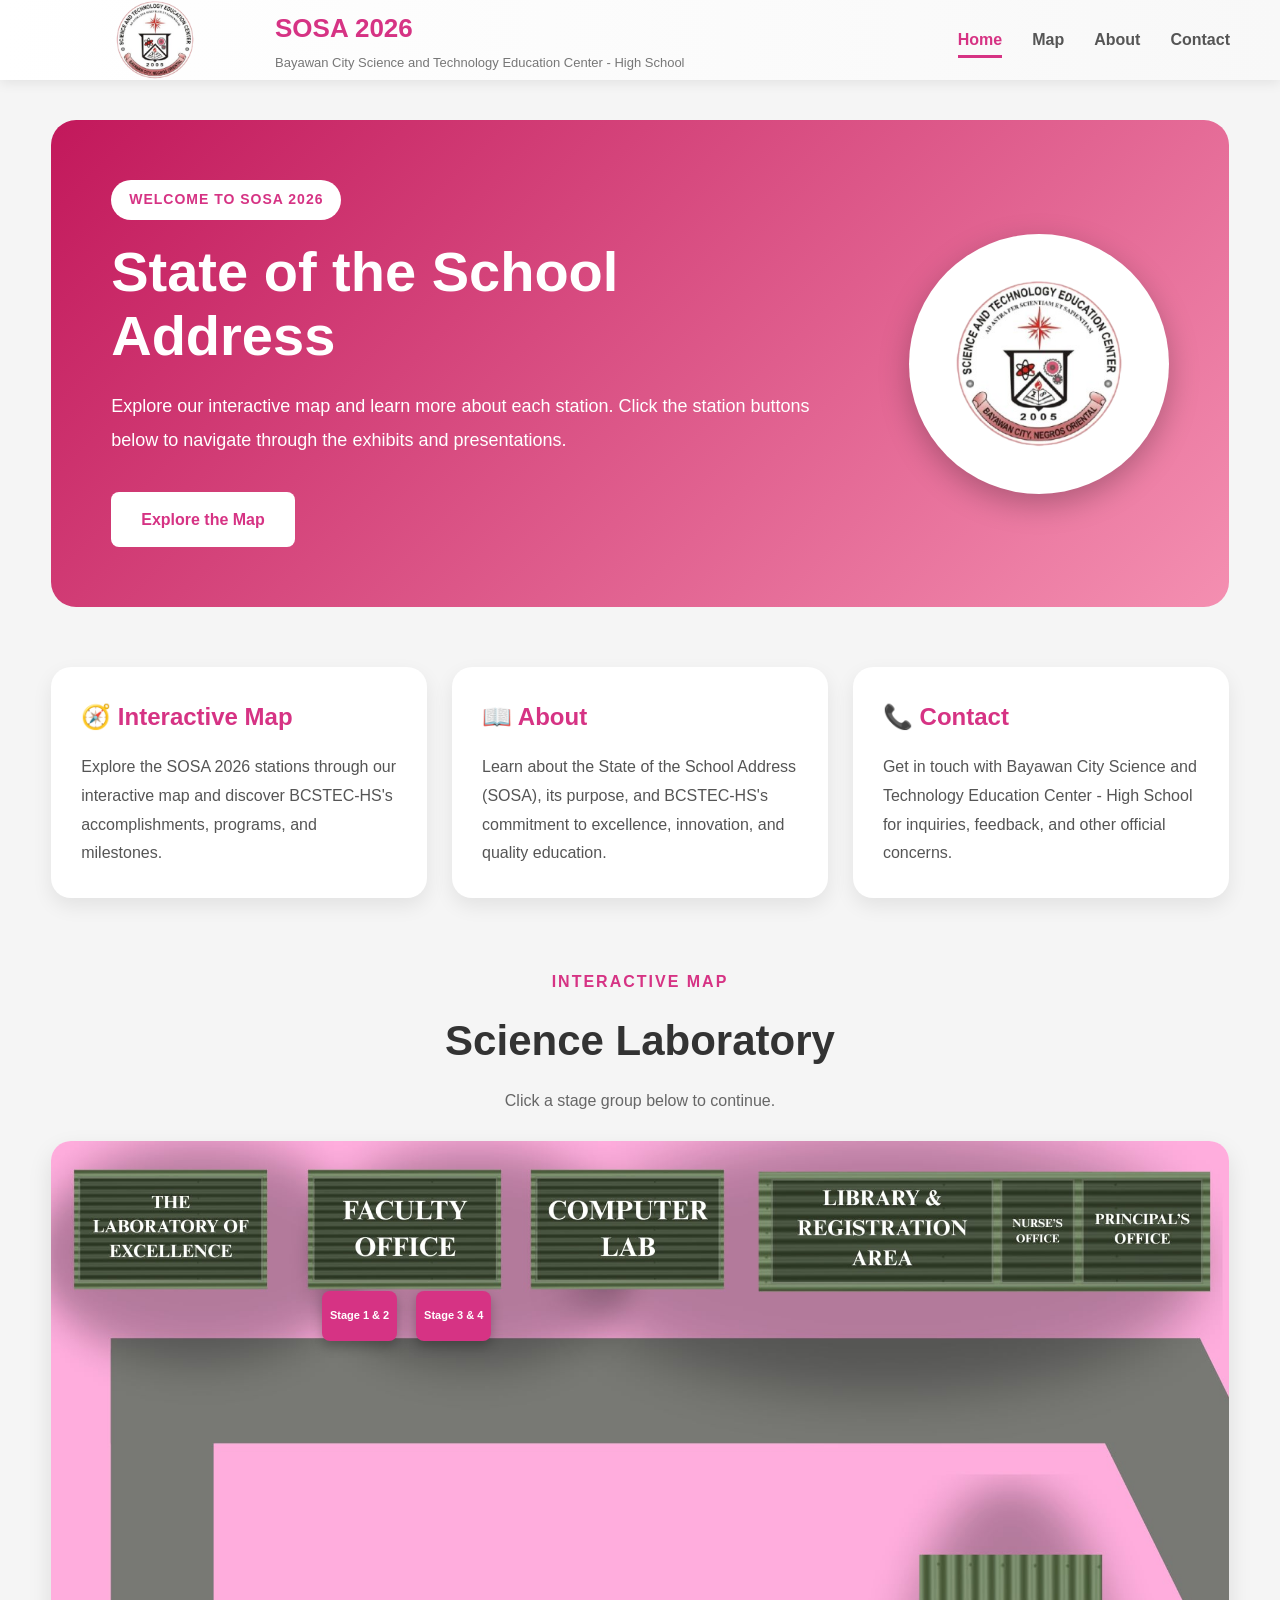
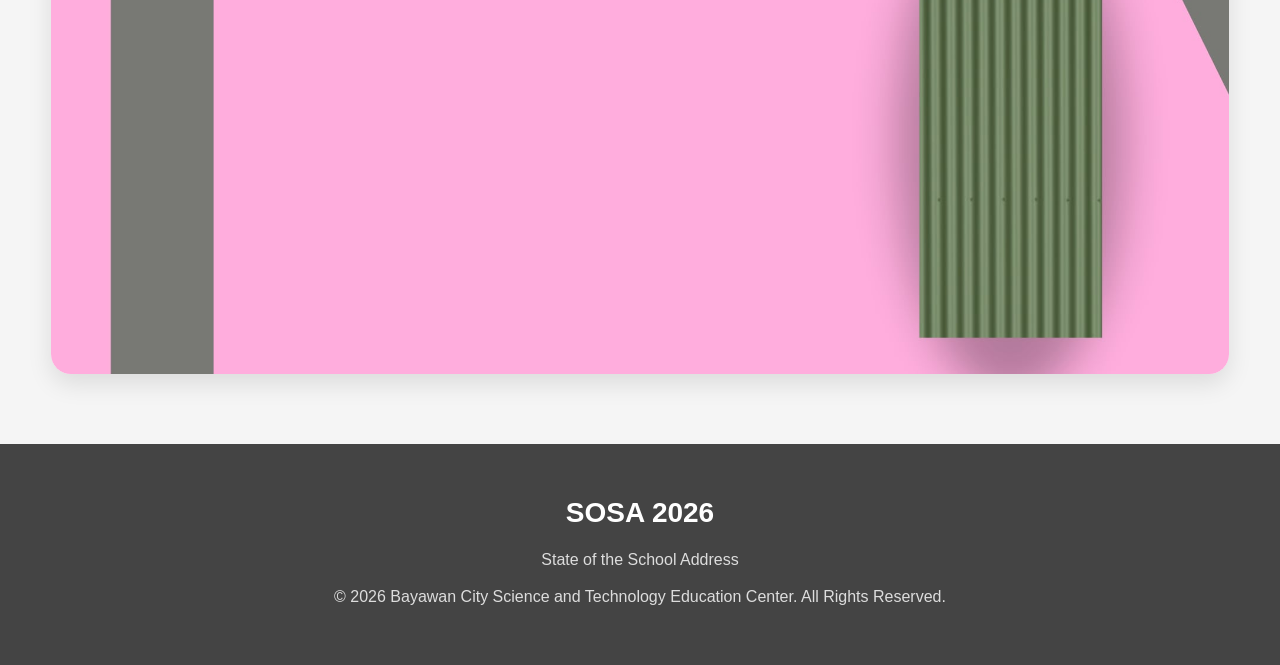
<file: index.html>
<!DOCTYPE html>
<html lang="en">

<head>

    <meta charset="UTF-8">

    <meta name="viewport" content="width=device-width, initial-scale=1.0">

    <title>SOSA 2026 | Interactive Map</title>

    <link rel="stylesheet" href="style.css">

</head>

<body>

<!-- ================= NAVIGATION ================= -->

<nav>

    <div class="logo">

        <img src="z.png" alt="School Logo">

        <div>

            <h2>SOSA 2026</h2>

            <p>Bayawan City Science and Technology Education Center - High School</p>

        </div>

    </div>

    <ul>

        <li><a href="index.html" class="active">Home</a></li>

        <li><a href="#map">Map</a></li>

        <li><a href="about.html">About</a></li>

        <li><a href="contact.html">Contact</a></li>

    </ul>

</nav>

<!-- ================= HERO ================= -->

<section class="hero">

    <div class="hero-text">

        <span class="badge">WELCOME TO SOSA 2026</span>

        <h1>State of the School Address</h1>

        <p>

            Explore our interactive map and learn more about
            each station. Click the station buttons below to 
            navigate through the exhibits and presentations.

        </p>

        <a href="#map" class="button">

            Explore the Map

        </a>

    </div>

    <div class="hero-image">

        <img src="z.png" alt="School Logo">

    </div>

</section>

<!-- ================= INFO CARDS ================= -->

<section class="info">

    <a href="index.html#map" class="info-link">
        <div class="info-card">

            <h3>🧭 Interactive Map</h3>

            <p>

                Explore the SOSA 2026 stations through our interactive
                map and discover BCSTEC-HS's accomplishments,
                programs, and milestones.

            </p>

        </div>
    </a>

    <a href="about.html" class="info-link">
        <div class="info-card">

            <h3>📖 About</h3>

            <p>

                Learn about the State of the School Address (SOSA),
                its purpose, and BCSTEC-HS's commitment to excellence,
                innovation, and quality education.

            </p>

        </div>
    </a>

    <a href="contact.html" class="info-link">
        <div class="info-card">

            <h3>📞 Contact</h3>

            <p>

                Get in touch with Bayawan City Science and Technology
                Education Center - High School for inquiries, feedback, and other
                official concerns.

            </p>

        </div>
    </a>

</section>
<!-- ================= MAP SECTION ================= -->

<section class="map-section" id="map">

    <h4>INTERACTIVE MAP</h4>

    <h2>Science Laboratory</h2>

    <h6>
        Click a stage group below to continue.
    </h6>

    <br>

    <div class="map">

        <img src="qw.jpg" alt="Gymnasium Map" class="map-image">

        <!-- Stage Group Buttons -->

        <button id="stage12Btn" class="stage-group-btn stage12">
            Stage 1 &amp; 2
        </button>

        <button id="stage34Btn" class="stage-group-btn stage34">
            Stage 3 &amp; 4
        </button>

    </div>

</section>

<!-- ================= POPUPS ================= -->

<div id="overlay"></div>

<div id="popup12" class="popup">

    <button id="close12" class="close-btn">&times;</button>

    <h2>Choose a Stage</h2>

    <a href="station1.html" class="popup-btn">
        Stage 1
    </a>

    <a href="station3.html" class="popup-btn">
        Stage 2
    </a>

</div>

<div id="popup34" class="popup">

    <button id="close34" class="close-btn">&times;</button>

    <h2>Choose a Stage</h2>

    <a href="station5.html" class="popup-btn">
        Stage 3
    </a>

    <a href="station6.html" class="popup-btn">
        Stage 4
    </a>

</div>

<!-- ================= FOOTER ================= -->

<footer>

    <h3>SOSA 2026</h3>

    <p>State of the School Address</p>

    <p>
        © 2026 Bayawan City Science and Technology Education Center.
        All Rights Reserved.
    </p>

</footer>

<script src="script.js"></script>
</body>
</html>
</file>
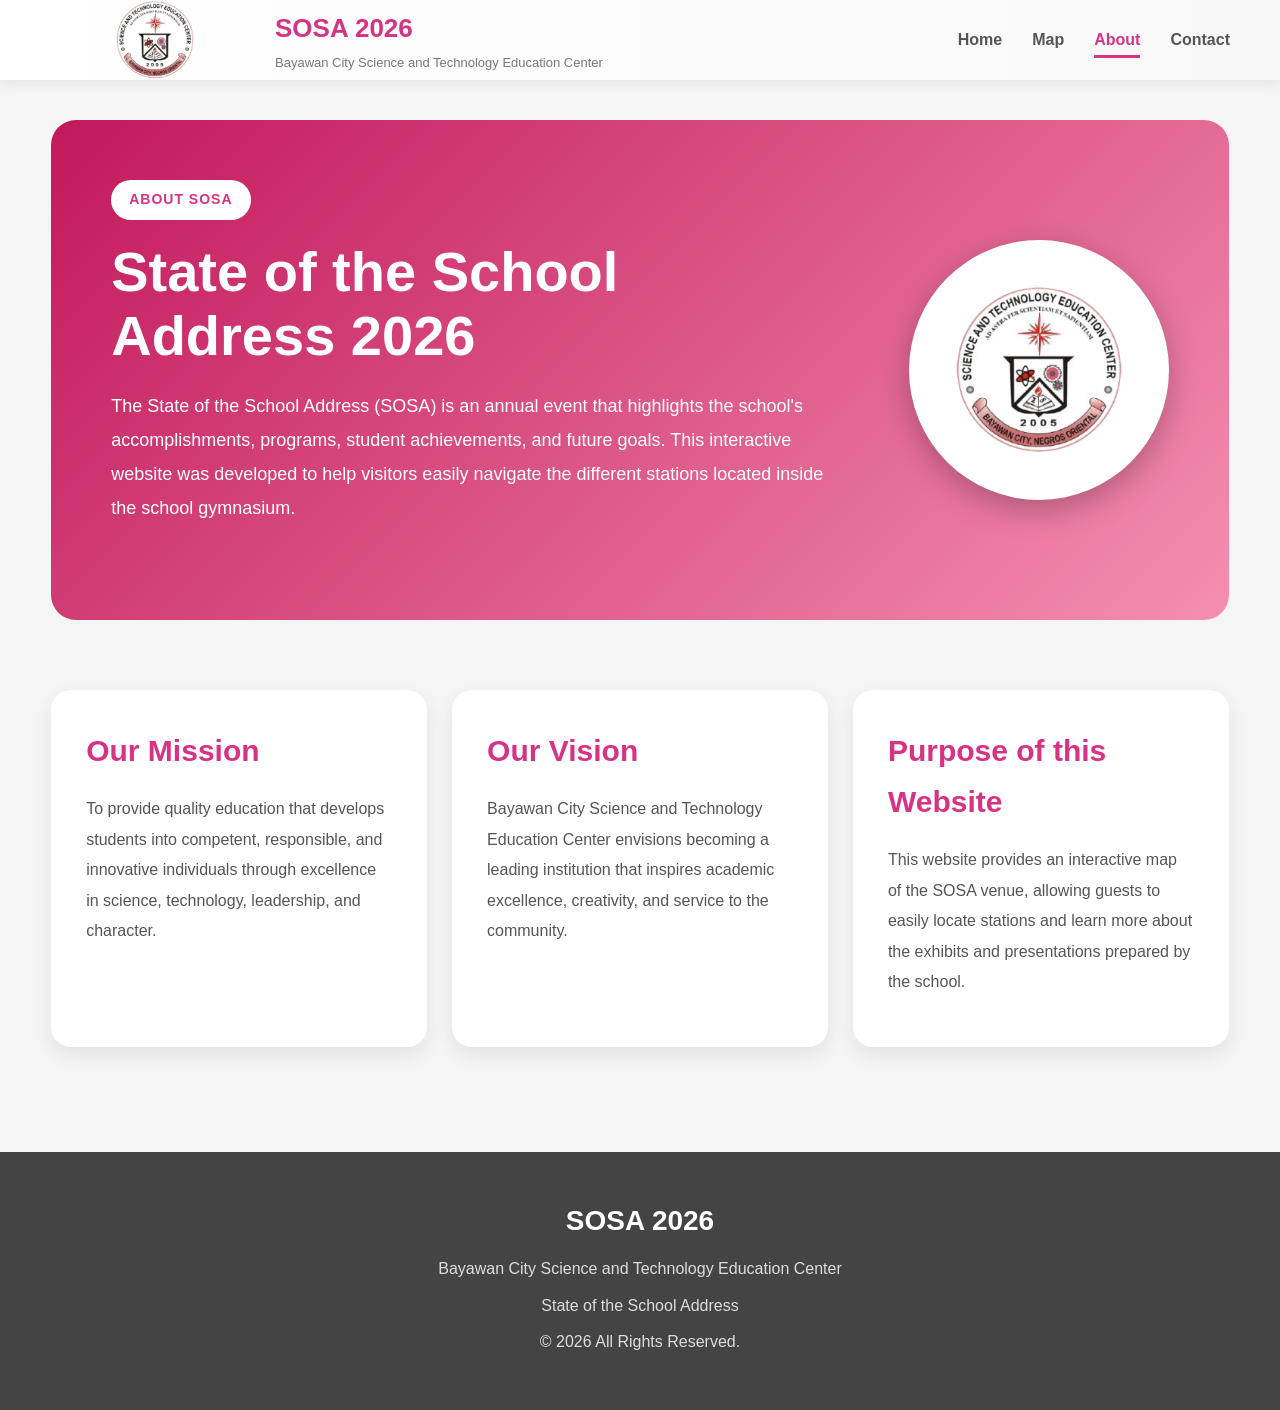
<file: about.html>
<!DOCTYPE html>
<html lang="en">

<head>

    <meta charset="UTF-8">

    <meta name="viewport" content="width=device-width, initial-scale=1.0">

    <title>About | SOSA 2026</title>

    <link rel="stylesheet" href="style.css">

</head>

<body>

<!-- ================= NAVIGATION ================= -->

<nav>

    <div class="logo">

        <img src="z.png" alt="School Logo">

        <div>

            <h2>SOSA 2026</h2>

            <p>Bayawan City Science and Technology Education Center</p>

        </div>

    </div>

    <ul>

        <li><a href="index.html">Home</a></li>

        <li><a href="index.html#map">Map</a></li>

        <li><a href="about.html" class="active">About</a></li>

        <li><a href="contact.html">Contact</a></li>

    </ul>

</nav>

<!-- ================= HERO ================= -->

<section class="hero">

    <div class="hero-text">

        <span class="badge">ABOUT SOSA</span>

        <h1>State of the School Address 2026</h1>

        <p>

            The State of the School Address (SOSA) is an annual event
            that highlights the school's accomplishments, programs,
            student achievements, and future goals.

            This interactive website was developed to help visitors
            easily navigate the different stations located inside the
            school gymnasium.

        </p>

    </div>

    <div class="hero-image">

        <img src="z.png" alt="School Logo">

    </div>

</section>

<!-- ================= ABOUT CONTENT ================= -->

<section class="page-content">

    <div class="page-grid">

        <div class="page-card">

            <h2>Our Mission</h2>

            <p>

                To provide quality education that develops students into
                competent, responsible, and innovative individuals through
                excellence in science, technology, leadership, and character.

            </p>

        </div>

        <div class="page-card">

            <h2>Our Vision</h2>

            <p>

                Bayawan City Science and Technology Education Center
                envisions becoming a leading institution that inspires
                academic excellence, creativity, and service to the community.

            </p>

        </div>

        <div class="page-card">

            <h2>Purpose of this Website</h2>

            <p>

                This website provides an interactive map of the SOSA venue,
                allowing guests to easily locate stations and learn more
                about the exhibits and presentations prepared by the school.

            </p>

        </div>

    </div>

</section>

<!-- ================= FOOTER ================= -->

<footer>

    <h3>SOSA 2026</h3>

    <p>Bayawan City Science and Technology Education Center</p>

    <p>State of the School Address</p>

    <p>© 2026 All Rights Reserved.</p>

</footer>

</body>

</html>
</file>
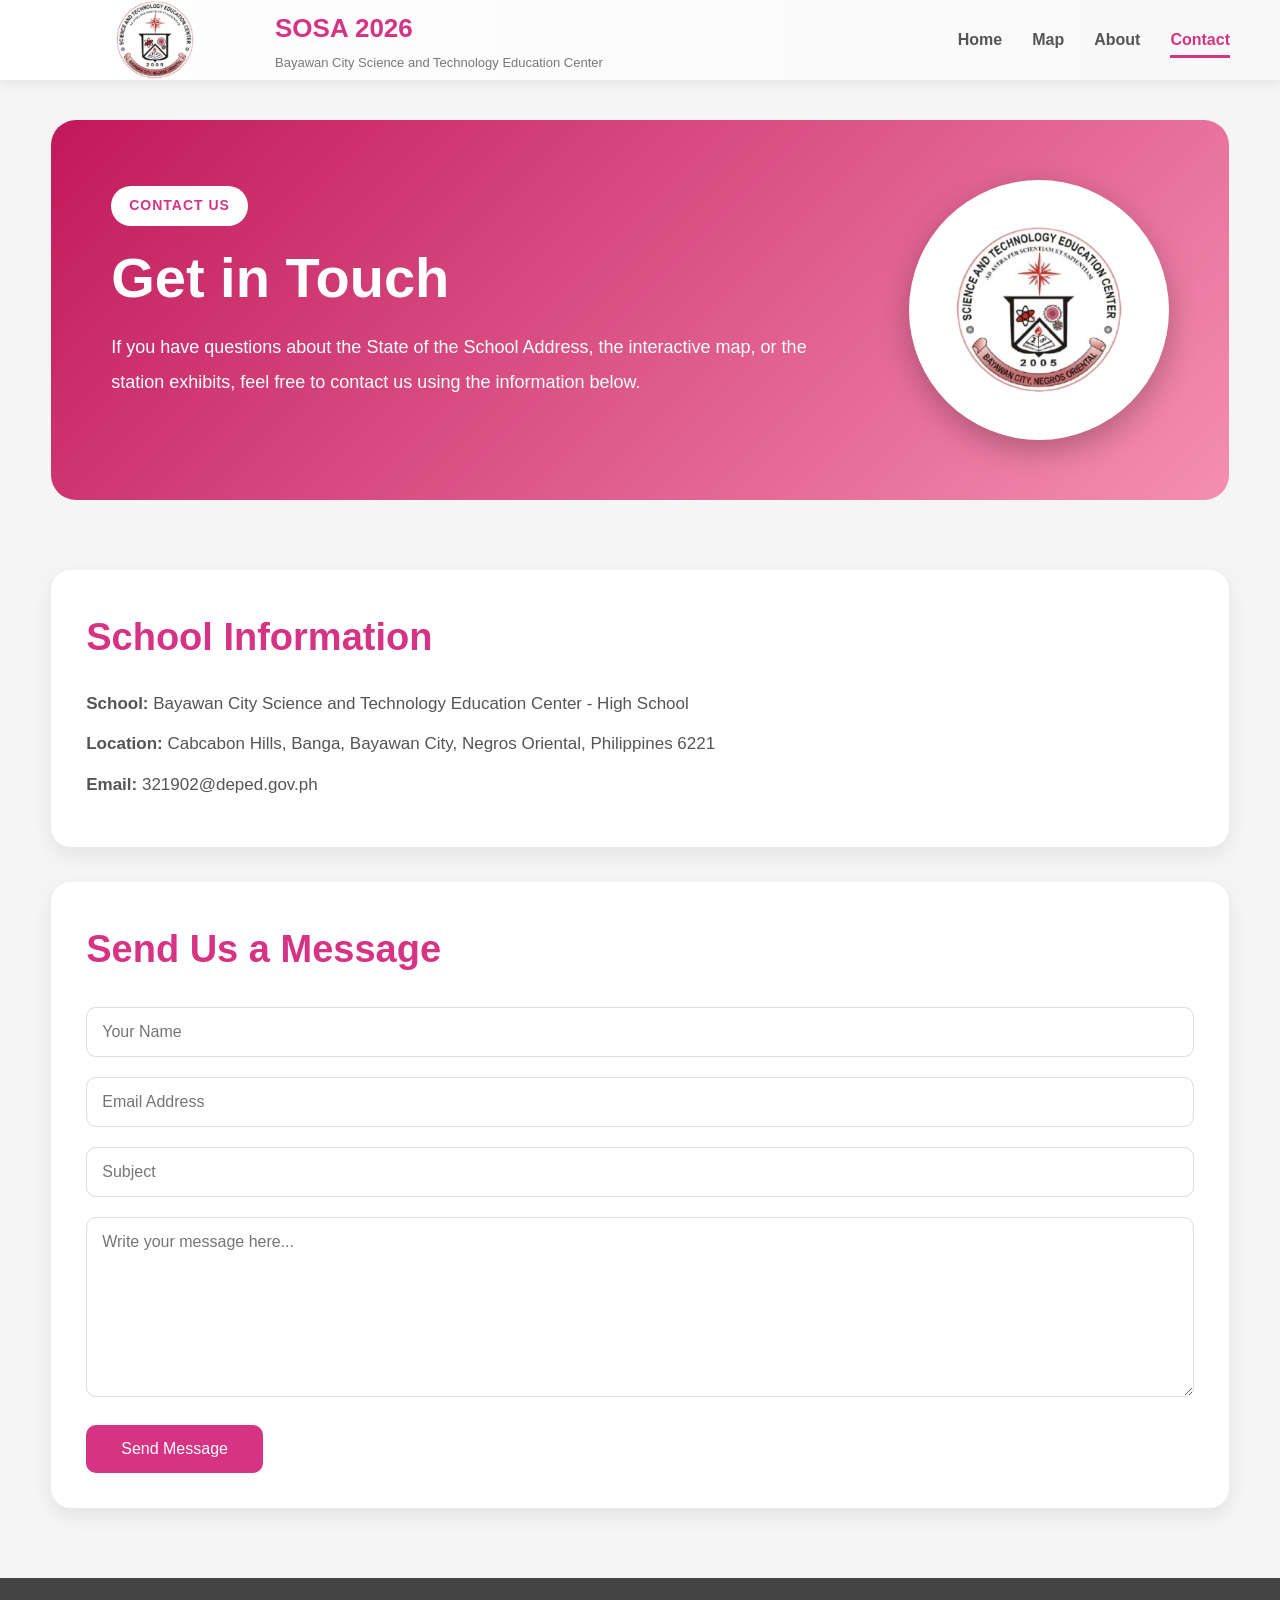
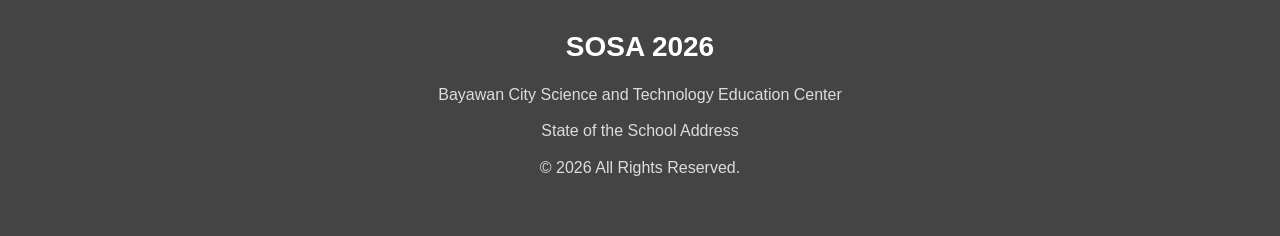
<file: contact.html>
<!DOCTYPE html>
<html lang="en">

<head>

    <meta charset="UTF-8">

    <meta name="viewport" content="width=device-width, initial-scale=1.0">

    <title>Contact | SOSA 2026</title>

    <link rel="stylesheet" href="style.css">

</head>

<body>

<!-- ================= NAVIGATION ================= -->

<nav>

    <div class="logo">

        <img src="z.png" alt="School Logo">

        <div>

            <h2>SOSA 2026</h2>

            <p>Bayawan City Science and Technology Education Center</p>

        </div>

    </div>

    <ul>

        <li><a href="index.html">Home</a></li>

        <li><a href="index.html#map">Map</a></li>

        <li><a href="about.html">About</a></li>

        <li><a href="contact.html" class="active">Contact</a></li>

    </ul>

</nav>

<!-- ================= HERO ================= -->

<section class="hero">

    <div class="hero-text">

        <span class="badge">CONTACT US</span>

        <h1>Get in Touch</h1>

        <p>

            If you have questions about the State of the School Address,
            the interactive map, or the station exhibits, feel free to
            contact us using the information below.

        </p>

    </div>

    <div class="hero-image">

        <img src="z.png" alt="School Logo">

    </div>

</section>

<!-- ================= CONTACT CONTENT ================= -->

<section class="page-content">

    <div class="contact-box">

        <h2>School Information</h2>

        <p><strong>School:</strong> Bayawan City Science and Technology Education Center - High School</p>

        <p><strong>Location:</strong> Cabcabon Hills, Banga, Bayawan City, Negros Oriental, Philippines 6221</p>

        <p><strong>Email:</strong> 321902@deped.gov.ph</p>

    </div>

    <div class="contact-box">

        <h2>Send Us a Message</h2>

        <form class="contact-form">

            <input type="text" placeholder="Your Name" required>

            <input type="email" placeholder="Email Address" required>

            <input type="text" placeholder="Subject">

            <textarea placeholder="Write your message here..." required></textarea>

            <button type="submit">Send Message</button>

        </form>

    </div>

</section>

<!-- ================= FOOTER ================= -->

<footer>

    <h3>SOSA 2026</h3>

    <p>Bayawan City Science and Technology Education Center</p>

    <p>State of the School Address</p>

    <p>© 2026 All Rights Reserved.</p>

</footer>

</body>

</html>
</file>
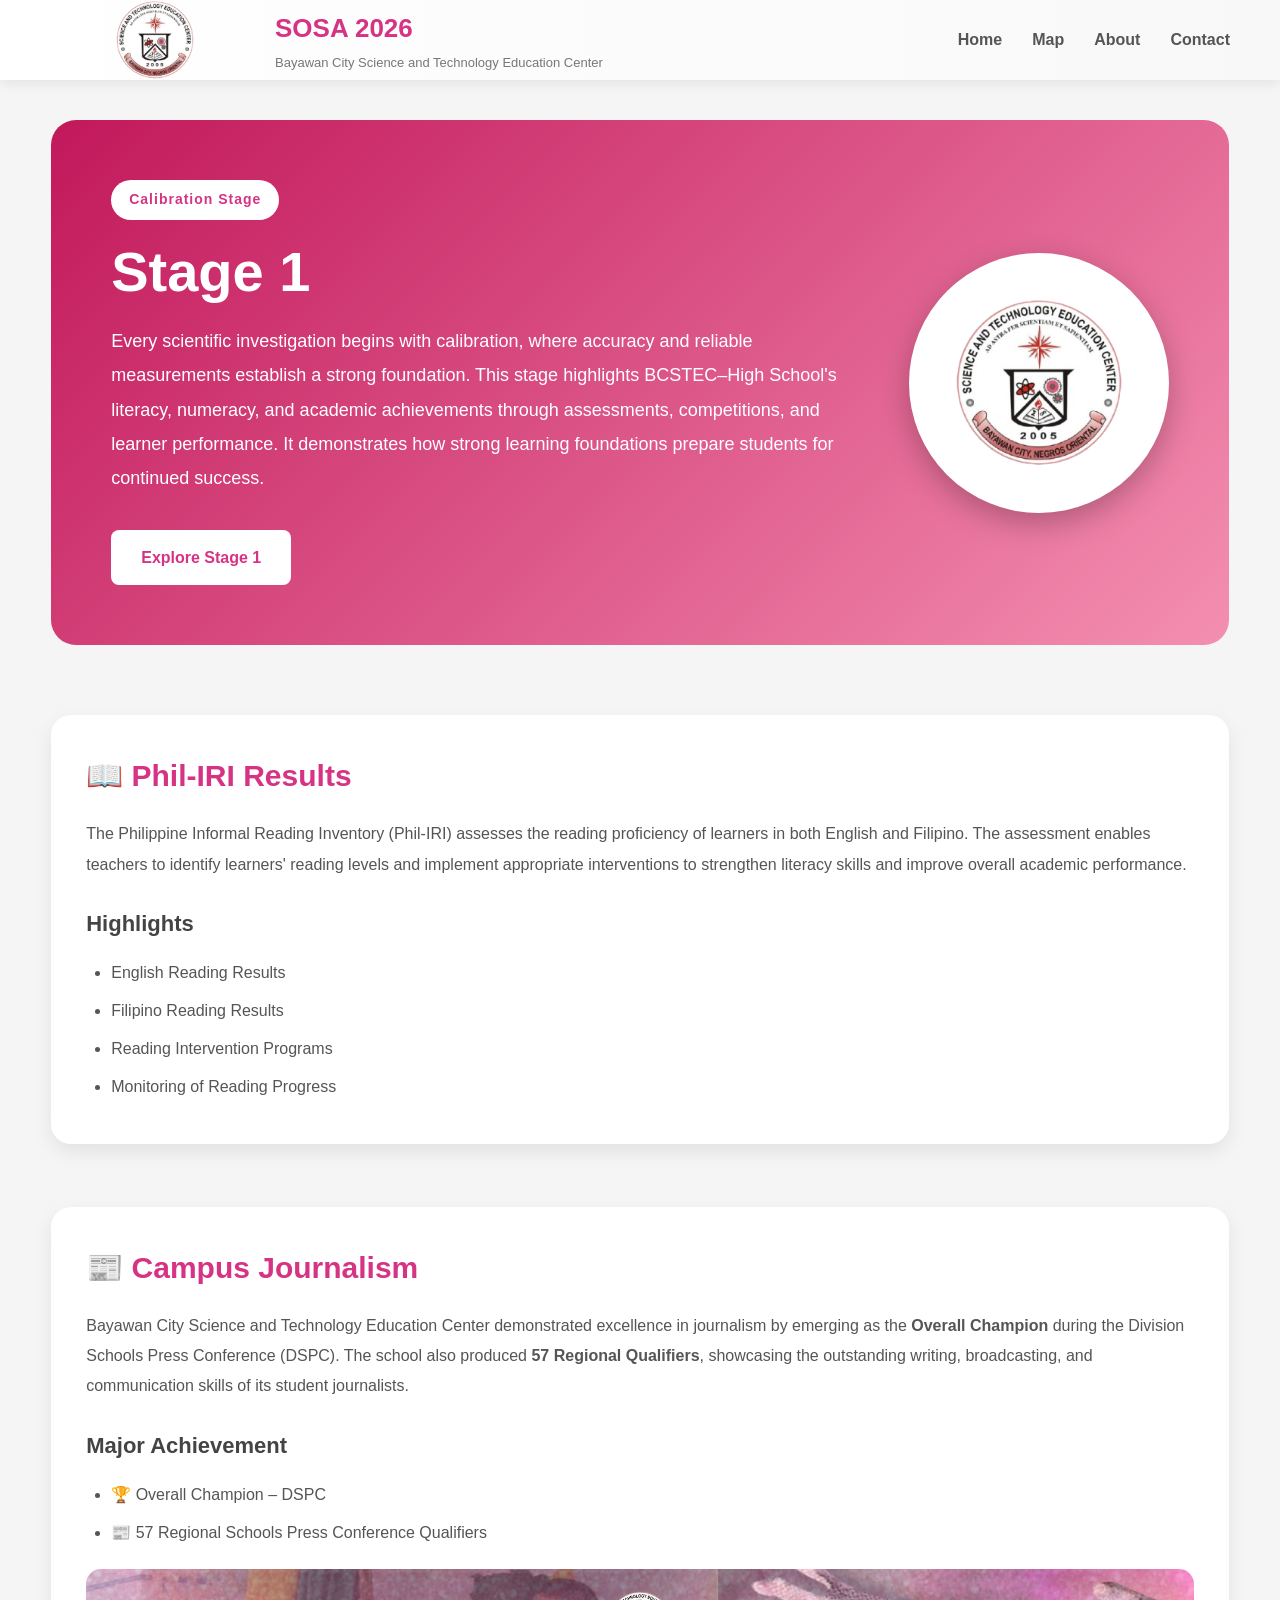
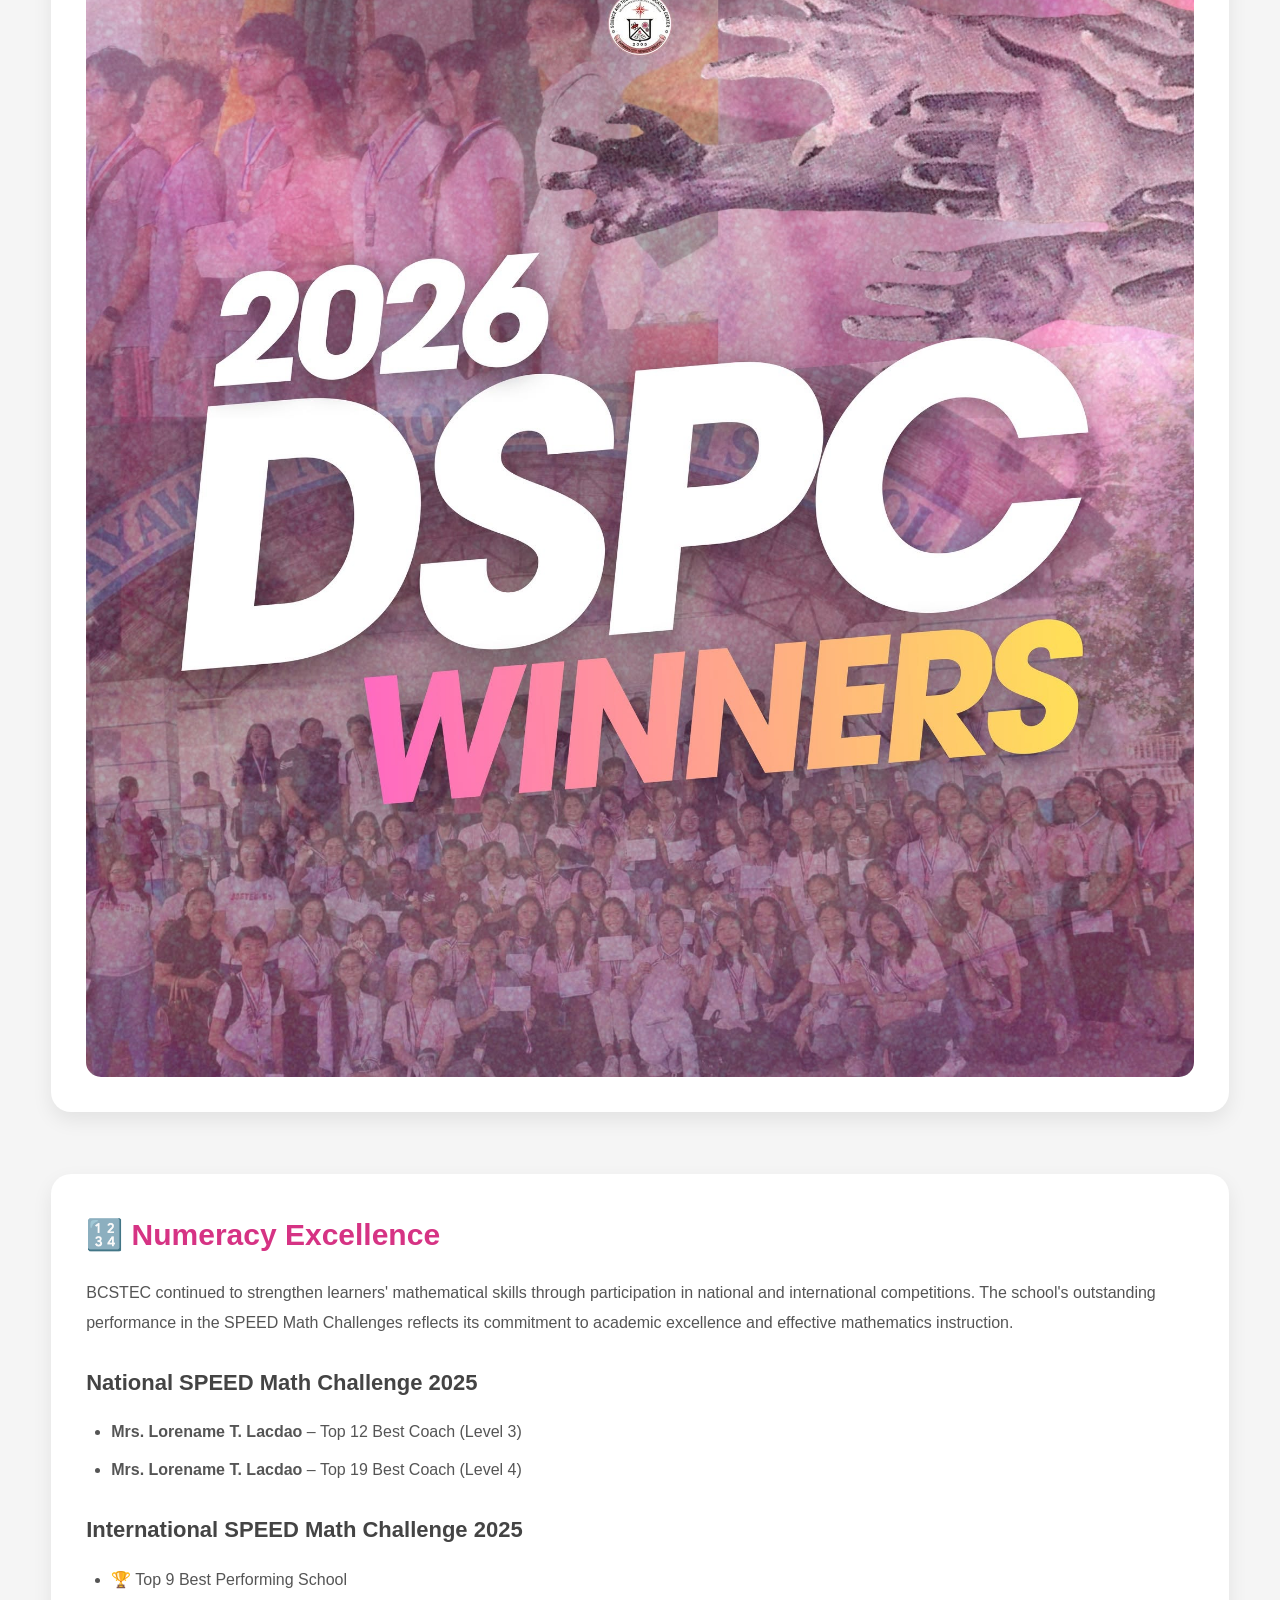
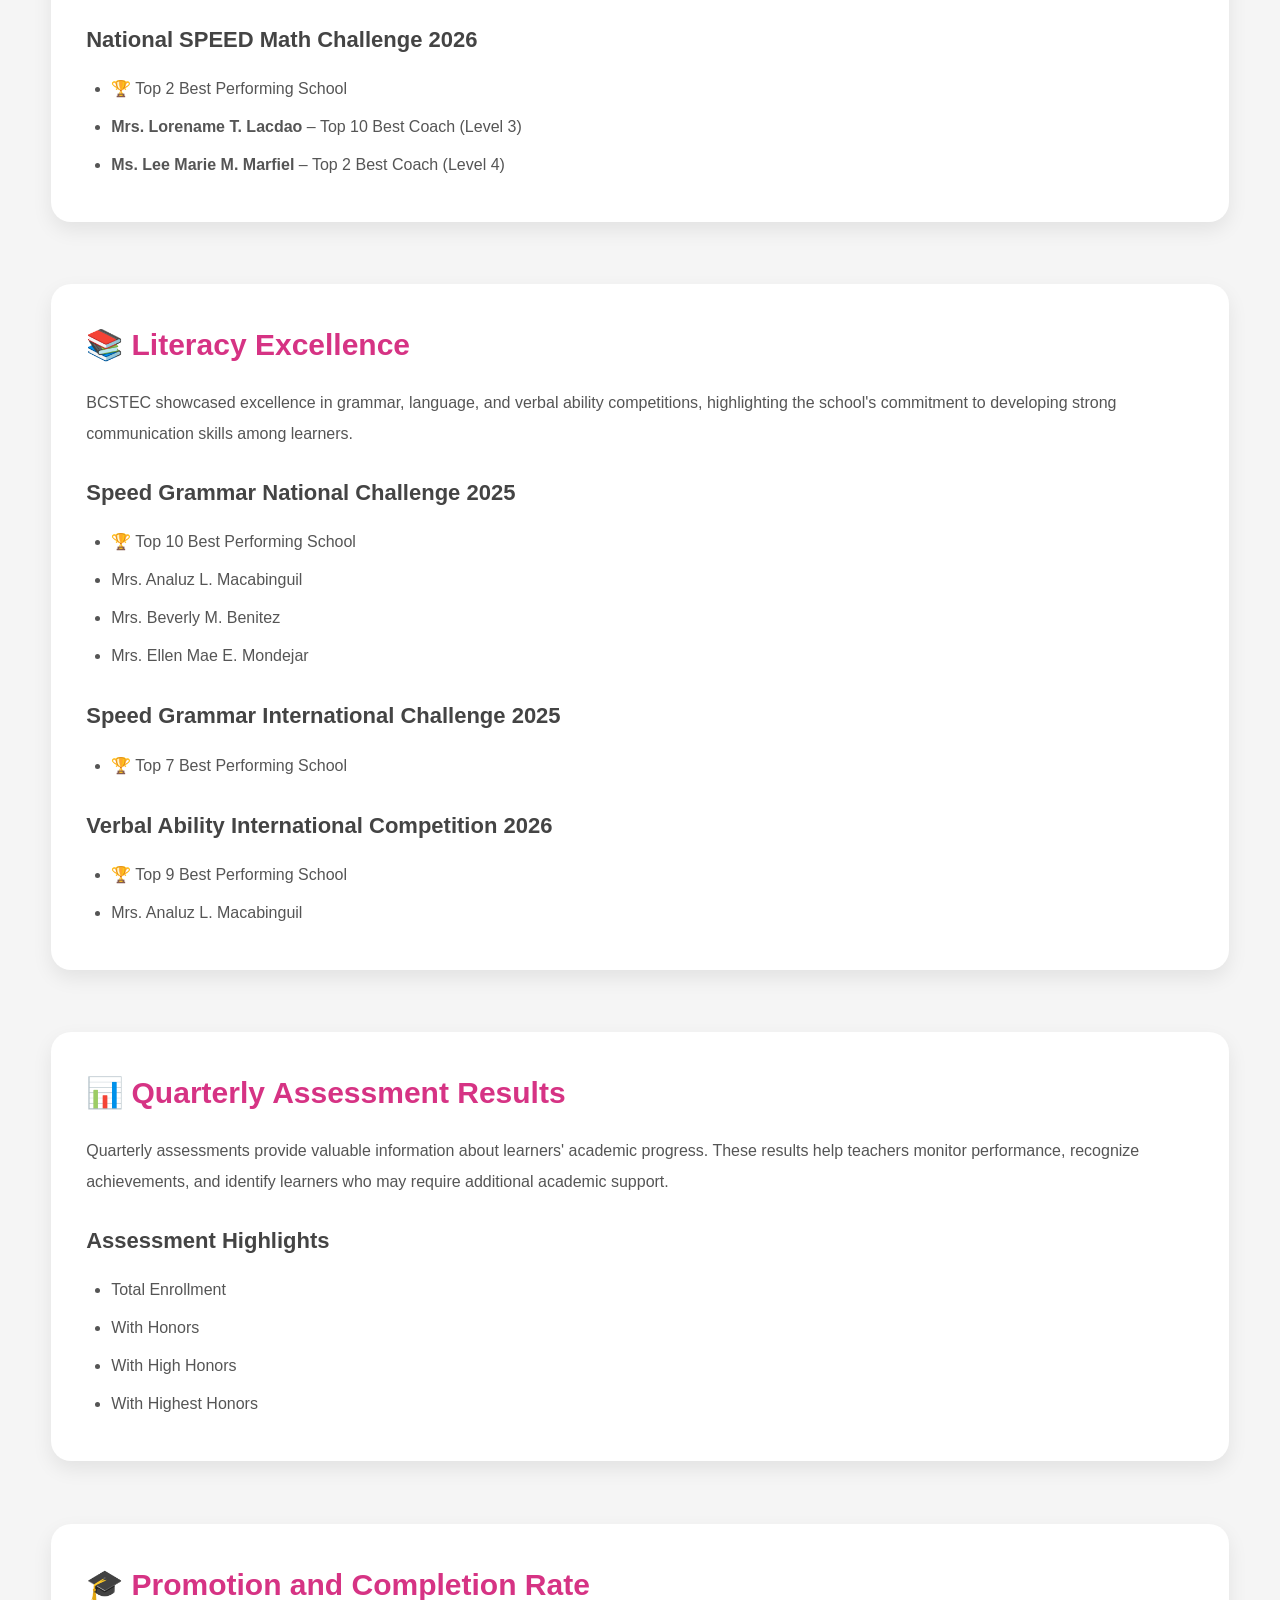
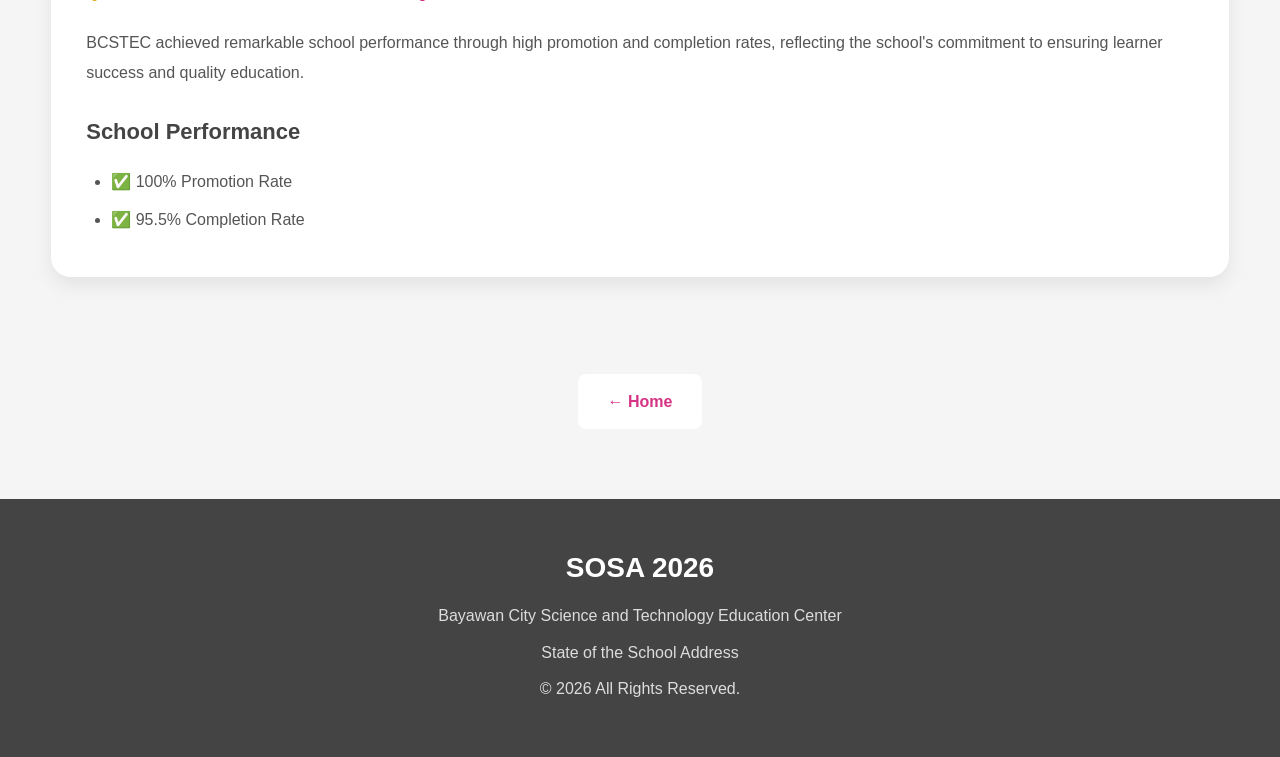
<file: station1.html>
<!DOCTYPE html>
<html lang="en">

<head>

    <meta charset="UTF-8">

    <meta name="viewport" content="width=device-width, initial-scale=1.0">

    <title>Stage 1 | Calibration Stage | SOSA 2026</title>

    <link rel="stylesheet" href="style.css">

</head>

<body>

<!-- ================= NAVIGATION ================= -->

<nav>

    <div class="logo">

        <img src="z.png" alt="School Logo">

        <div>

            <h2>SOSA 2026</h2>

            <p>Bayawan City Science and Technology Education Center</p>

        </div>

    </div>

    <ul>

        <li><a href="index.html">Home</a></li>
        <li><a href="index.html#map">Map</a></li>
        <li><a href="about.html">About</a></li>
        <li><a href="contact.html">Contact</a></li>

    </ul>

</nav>
    
<!-- ================= HERO ================= -->

<section class="hero">

    <div class="hero-text">

        <span class="badge">Calibration Stage</span>

        <h1>Stage 1</h1>

        <p>

         Every scientific investigation begins with calibration, 
         where accuracy and reliable measurements establish a 
         strong foundation. This stage highlights BCSTEC–High School's 
         literacy, numeracy, and academic achievements through assessments, 
         competitions, and learner performance. It demonstrates how strong 
         learning foundations prepare students for continued success.

        </p>

        <a href="#content" class="button">

            Explore Stage 1

        </a>

    </div>

    <div class="hero-image">

        <img src="z.png" alt="School Logo">

    </div>

</section>

<!-- ================= CONTENT ================= -->

<section class="page-content" id="content">

<!-- ================= PHIL-IRI ================= -->

<div class="page-card">

<h2>📖 Phil-IRI Results</h2>

<p>

The Philippine Informal Reading Inventory (Phil-IRI)
assesses the reading proficiency of learners in both
English and Filipino. The assessment enables teachers
to identify learners' reading levels and implement
appropriate interventions to strengthen literacy skills
and improve overall academic performance.

</p>

<h3>Highlights</h3>

<ul>

<li>English Reading Results</li>

<li>Filipino Reading Results</li>

<li>Reading Intervention Programs</li>

<li>Monitoring of Reading Progress</li>

</ul>

</div>

<br>

<!-- ================= CAMPUS JOURNALISM ================= -->

<div class="page-card">

<h2>📰 Campus Journalism</h2>

<p>

Bayawan City Science and Technology Education Center
demonstrated excellence in journalism by emerging as
the <strong>Overall Champion</strong> during the
Division Schools Press Conference (DSPC). The school
also produced <strong>57 Regional Qualifiers</strong>,
showcasing the outstanding writing, broadcasting, and
communication skills of its student journalists.

</p>

<h3>Major Achievement</h3>

<ul>

<li>🏆 Overall Champion – DSPC</li>

<li>📰 57 Regional Schools Press Conference Qualifiers</li>

</ul>

<img src="journalism.jpg"
style="width:100%; margin-top:20px; border-radius:15px;"
alt="Campus Journalism">

</div>

<br>

<!-- ================= NUMERACY ================= -->

<div class="page-card">

<h2>🔢 Numeracy Excellence</h2>

<p>

BCSTEC continued to strengthen learners' mathematical
skills through participation in national and international
competitions. The school's outstanding performance in the
SPEED Math Challenges reflects its commitment to academic
excellence and effective mathematics instruction.

</p>

<h3>National SPEED Math Challenge 2025</h3>

<ul>

<li><strong>Mrs. Lorename T. Lacdao</strong> – Top 12 Best Coach (Level 3)</li>

<li><strong>Mrs. Lorename T. Lacdao</strong> – Top 19 Best Coach (Level 4)</li>

</ul>

<h3>International SPEED Math Challenge 2025</h3>

<ul>

<li>🏆 Top 9 Best Performing School</li>

</ul>

<h3>National SPEED Math Challenge 2026</h3>

<ul>

<li>🏆 Top 2 Best Performing School</li>

<li><strong>Mrs. Lorename T. Lacdao</strong> – Top 10 Best Coach (Level 3)</li>

<li><strong>Ms. Lee Marie M. Marfiel</strong> – Top 2 Best Coach (Level 4)</li>

</ul>

</div>

<br>

<!-- ================= LITERACY ================= -->

<div class="page-card">

<h2>📚 Literacy Excellence</h2>

<p>

BCSTEC showcased excellence in grammar, language,
and verbal ability competitions, highlighting the
school's commitment to developing strong communication
skills among learners.

</p>

<h3>Speed Grammar National Challenge 2025</h3>

<ul>

<li>🏆 Top 10 Best Performing School</li>

<li>Mrs. Analuz L. Macabinguil</li>

<li>Mrs. Beverly M. Benitez</li>

<li>Mrs. Ellen Mae E. Mondejar</li>

</ul>

<h3>Speed Grammar International Challenge 2025</h3>

<ul>

<li>🏆 Top 7 Best Performing School</li>

</ul>

<h3>Verbal Ability International Competition 2026</h3>

<ul>

<li>🏆 Top 9 Best Performing School</li>

<li>Mrs. Analuz L. Macabinguil</li>

</ul>

</div>

<br>

<!-- ================= QUARTERLY ASSESSMENT ================= -->

<div class="page-card">

<h2>📊 Quarterly Assessment Results</h2>

<p>

Quarterly assessments provide valuable information
about learners' academic progress. These results help
teachers monitor performance, recognize achievements,
and identify learners who may require additional
academic support.

</p>

<h3>Assessment Highlights</h3>

<ul>

<li>Total Enrollment</li>

<li>With Honors</li>

<li>With High Honors</li>

<li>With Highest Honors</li>

</ul>

</div>

<br>

<!-- ================= PROMOTION RATE ================= -->

<div class="page-card">

<h2>🎓 Promotion and Completion Rate</h2>

<p>

BCSTEC achieved remarkable school performance through
high promotion and completion rates, reflecting the
school's commitment to ensuring learner success and
quality education.

</p>

<h3>School Performance</h3>

<ul>

<li>✅ 100% Promotion Rate</li>

<li>✅ 95.5% Completion Rate</li>

</ul>

</div>

</section>



<!-- ================= BACK BUTTON ================= -->

<section style="text-align:center; margin-bottom:60px;">

<br>
    
<a href="index.html" class="button">

← Home

</a>

</section>

<!-- ================= FOOTER ================= -->

<footer>

<h3>SOSA 2026</h3>

<p>Bayawan City Science and Technology Education Center</p>

<p>State of the School Address</p>

<p>© 2026 All Rights Reserved.</p>

</footer>

</body>
</html>
</file>
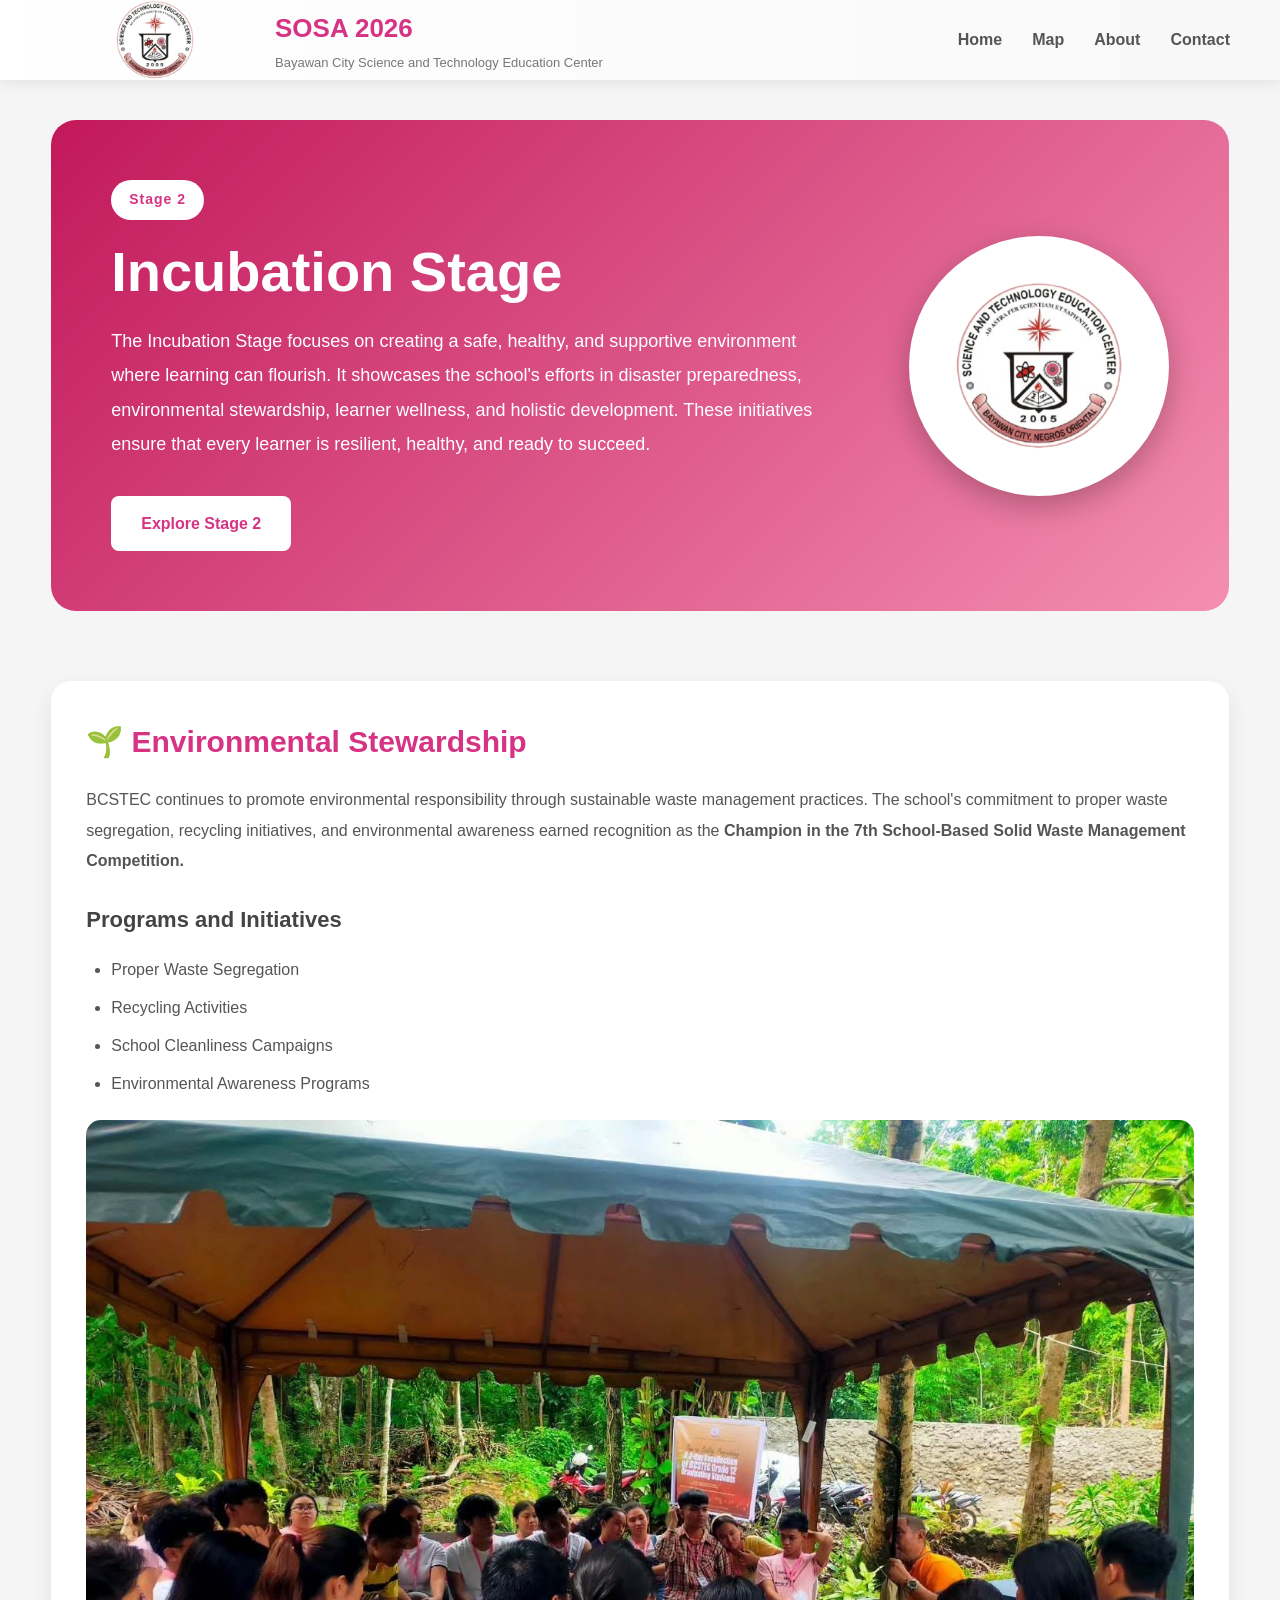
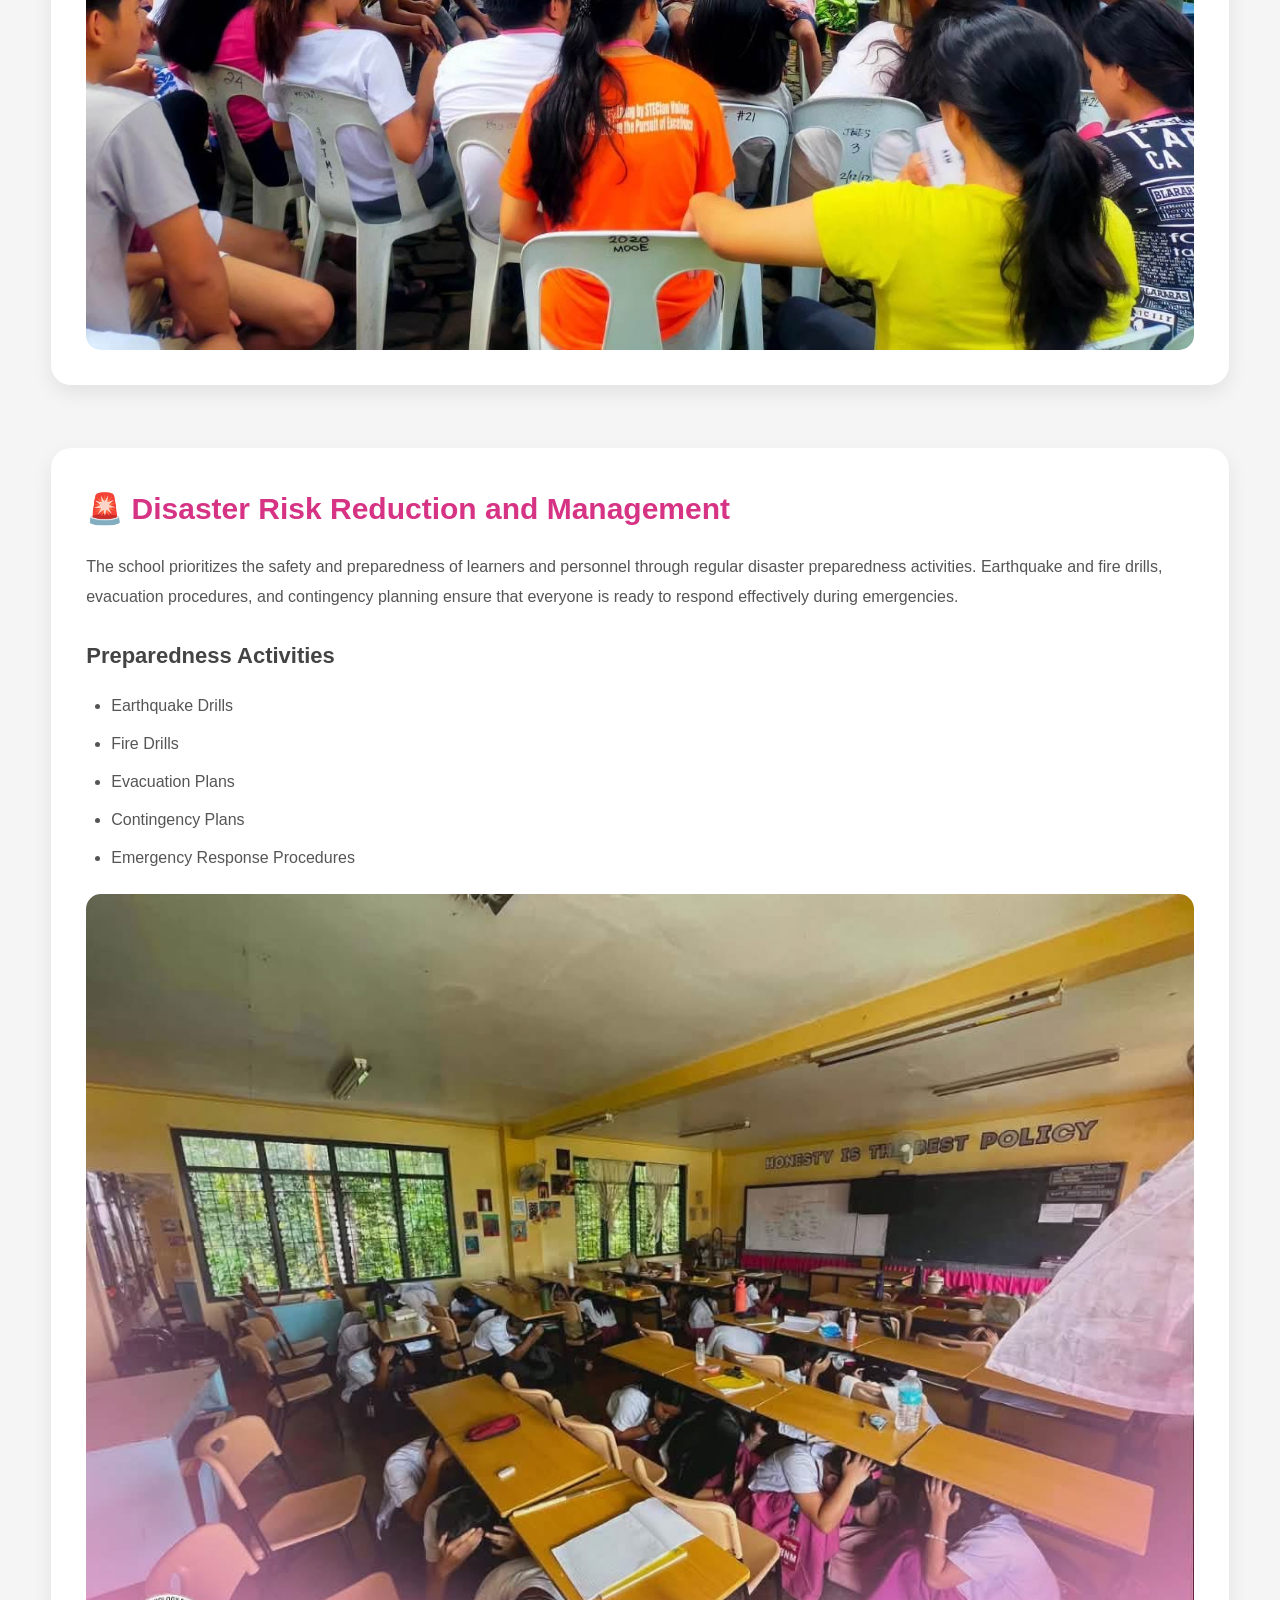
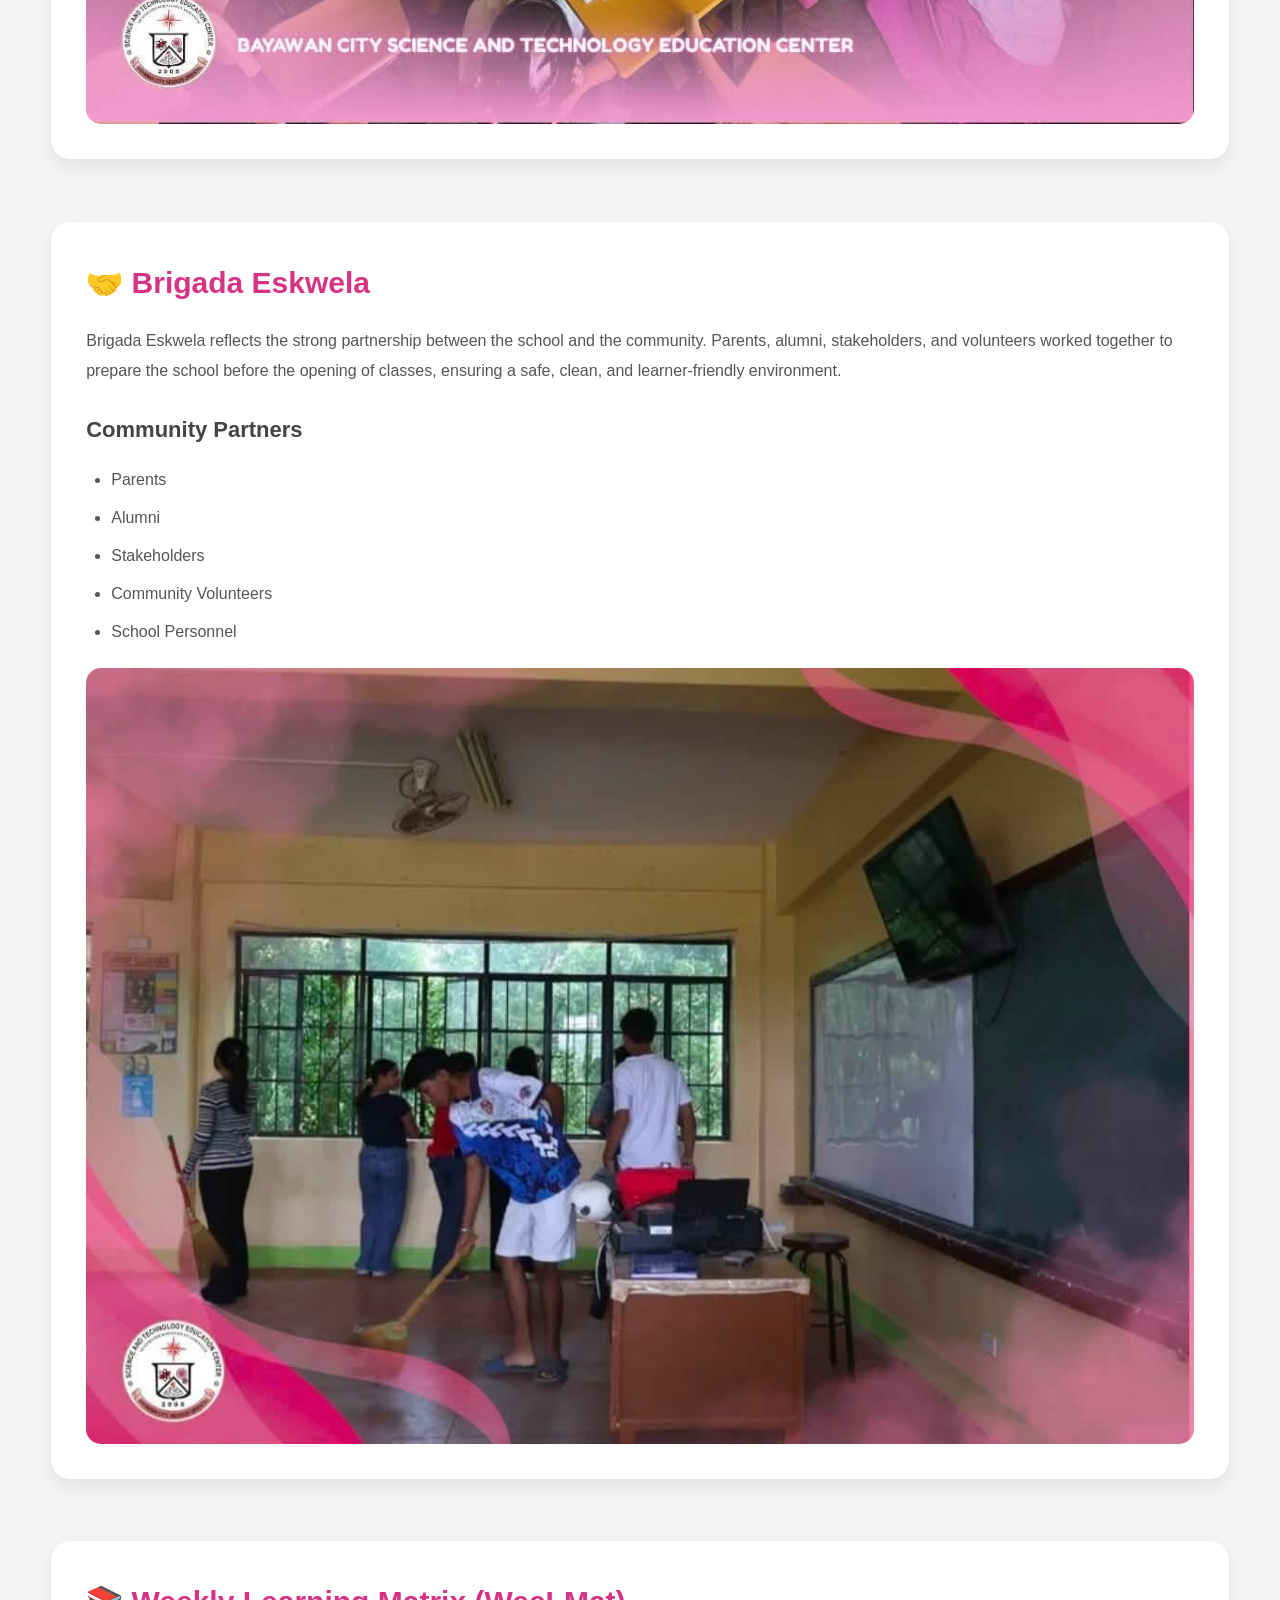
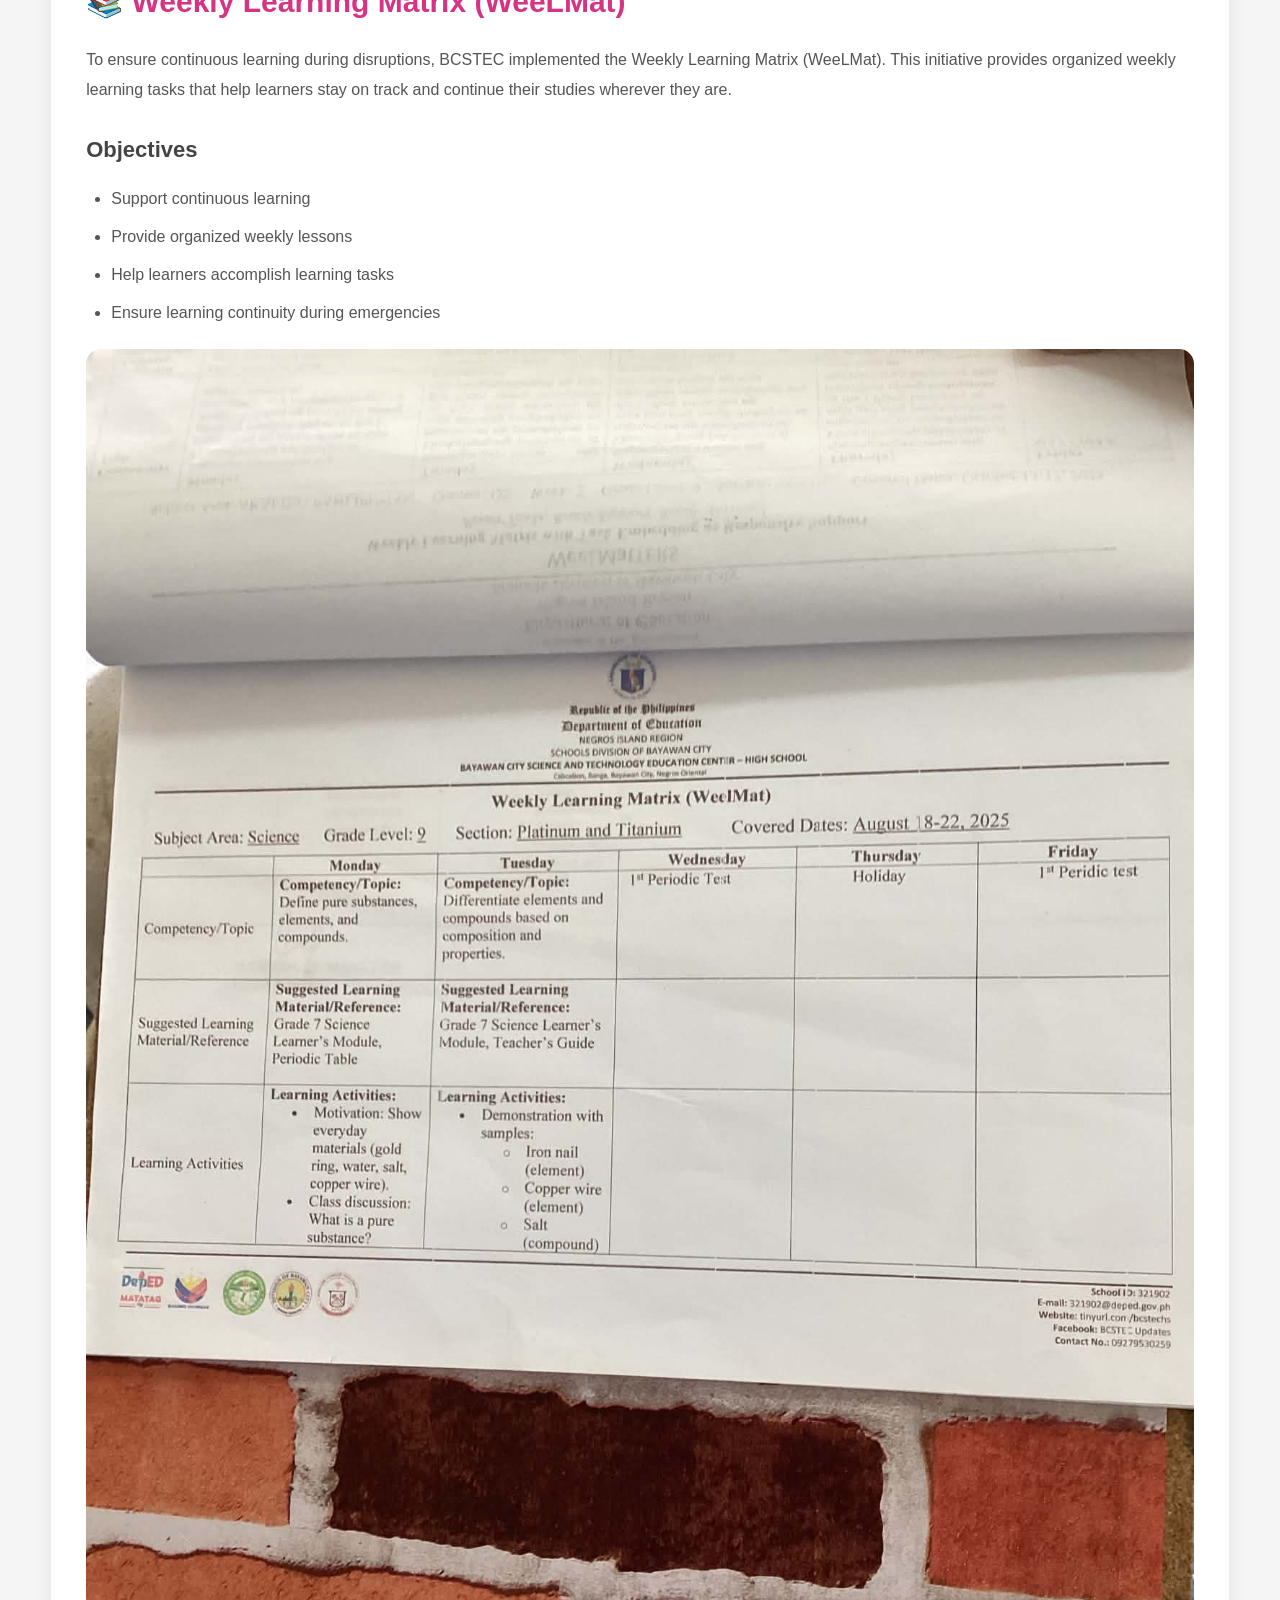
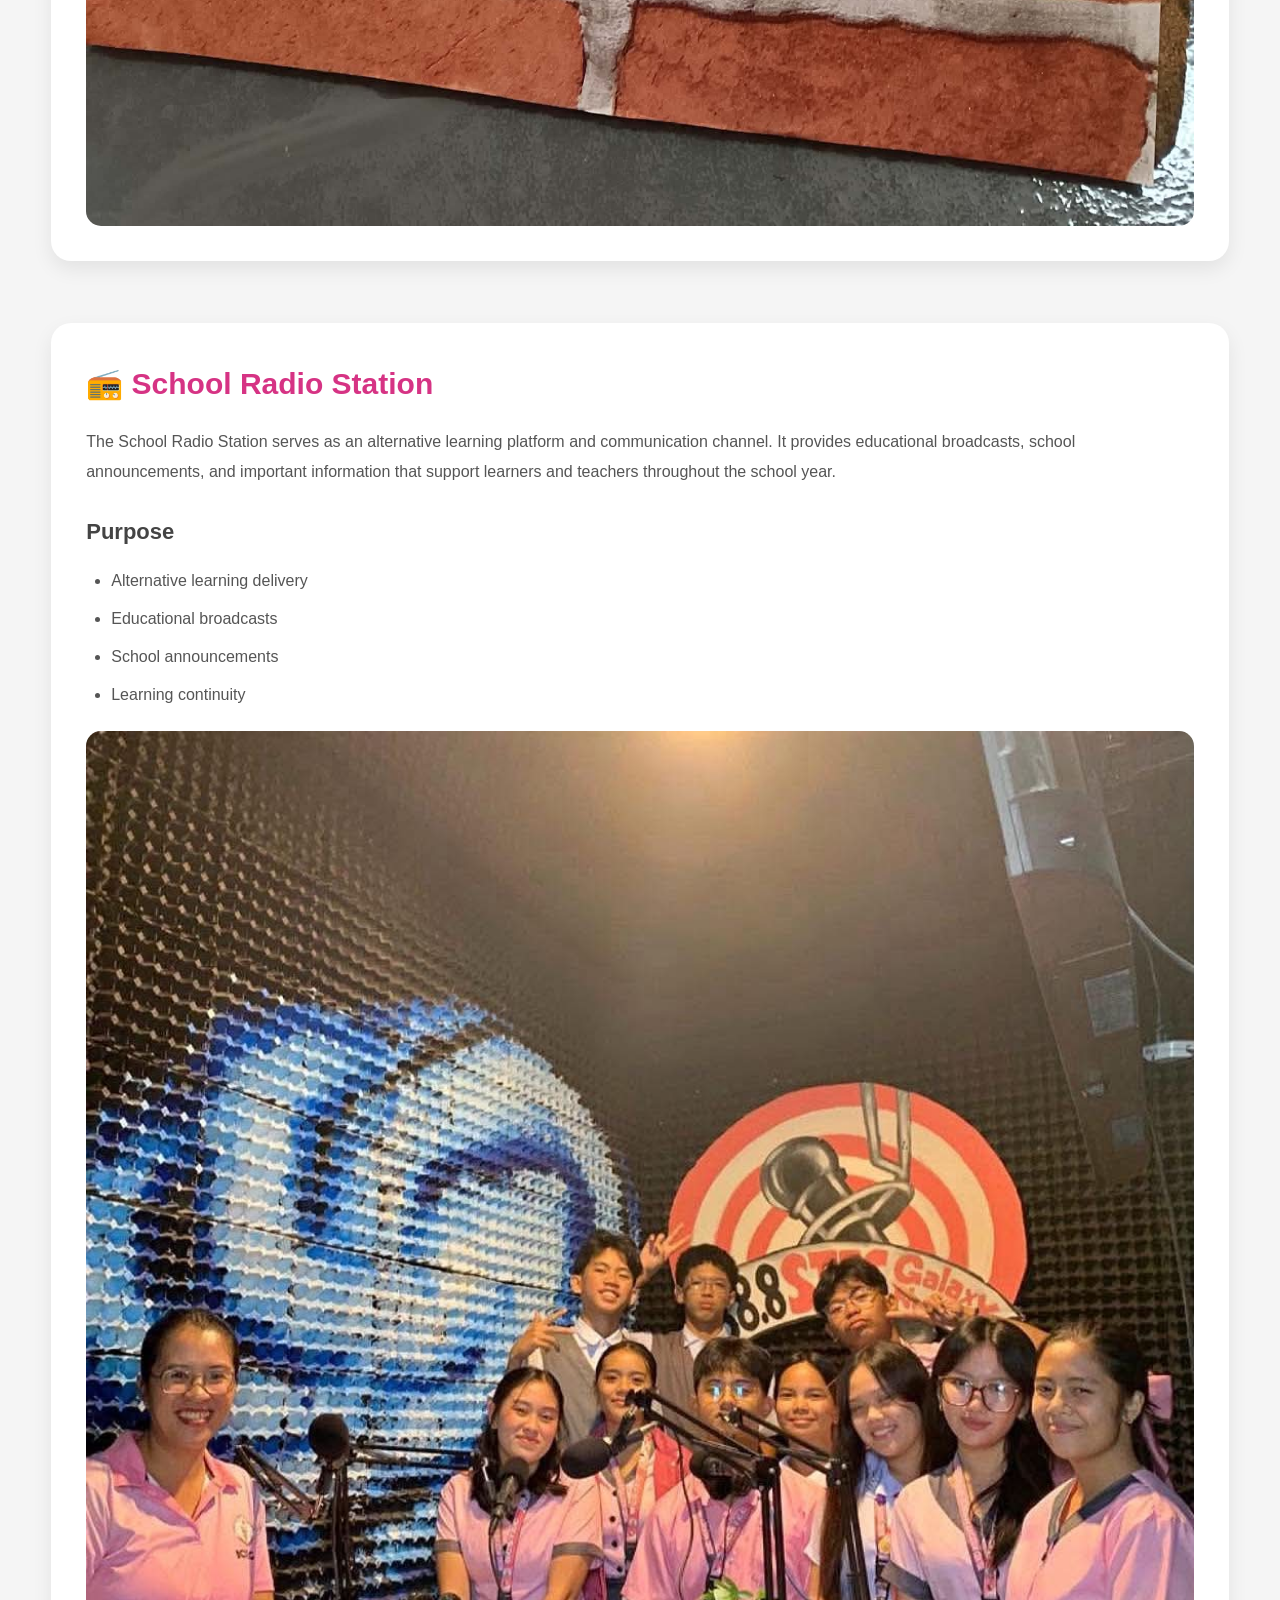
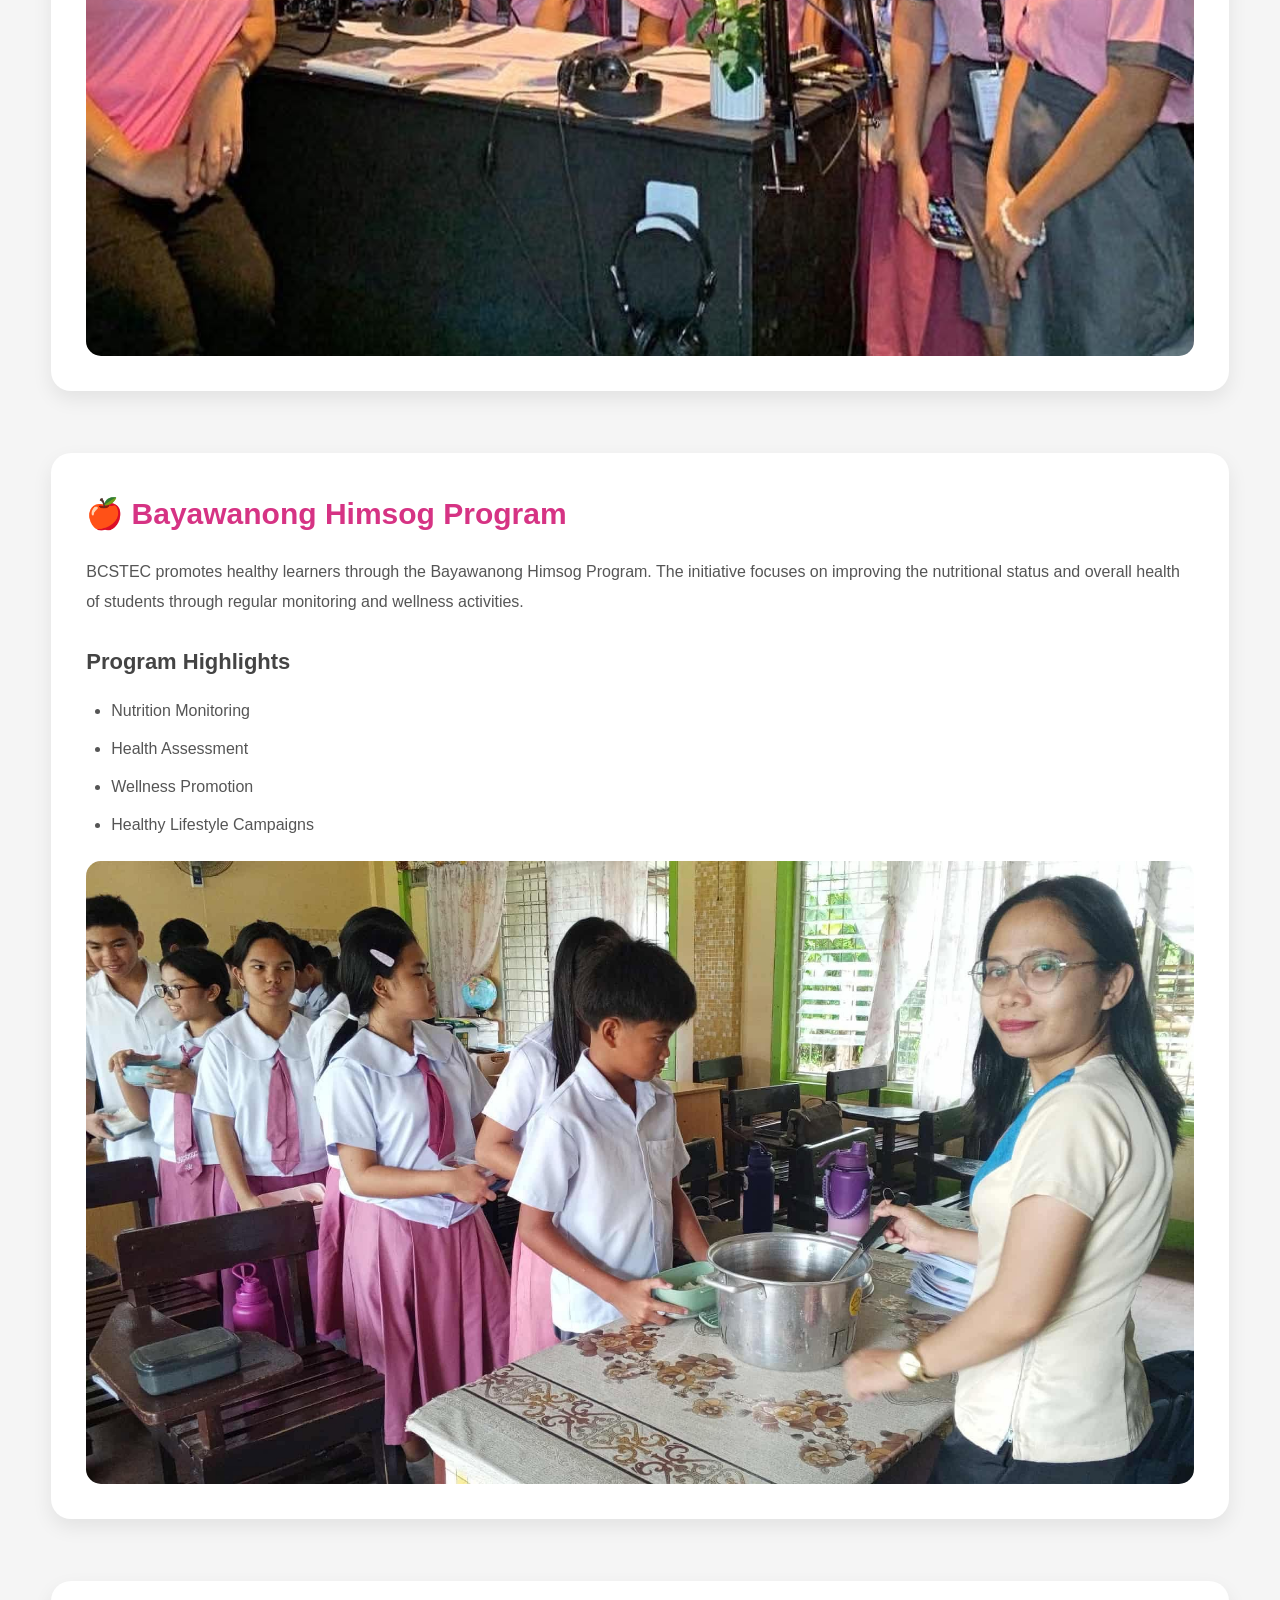
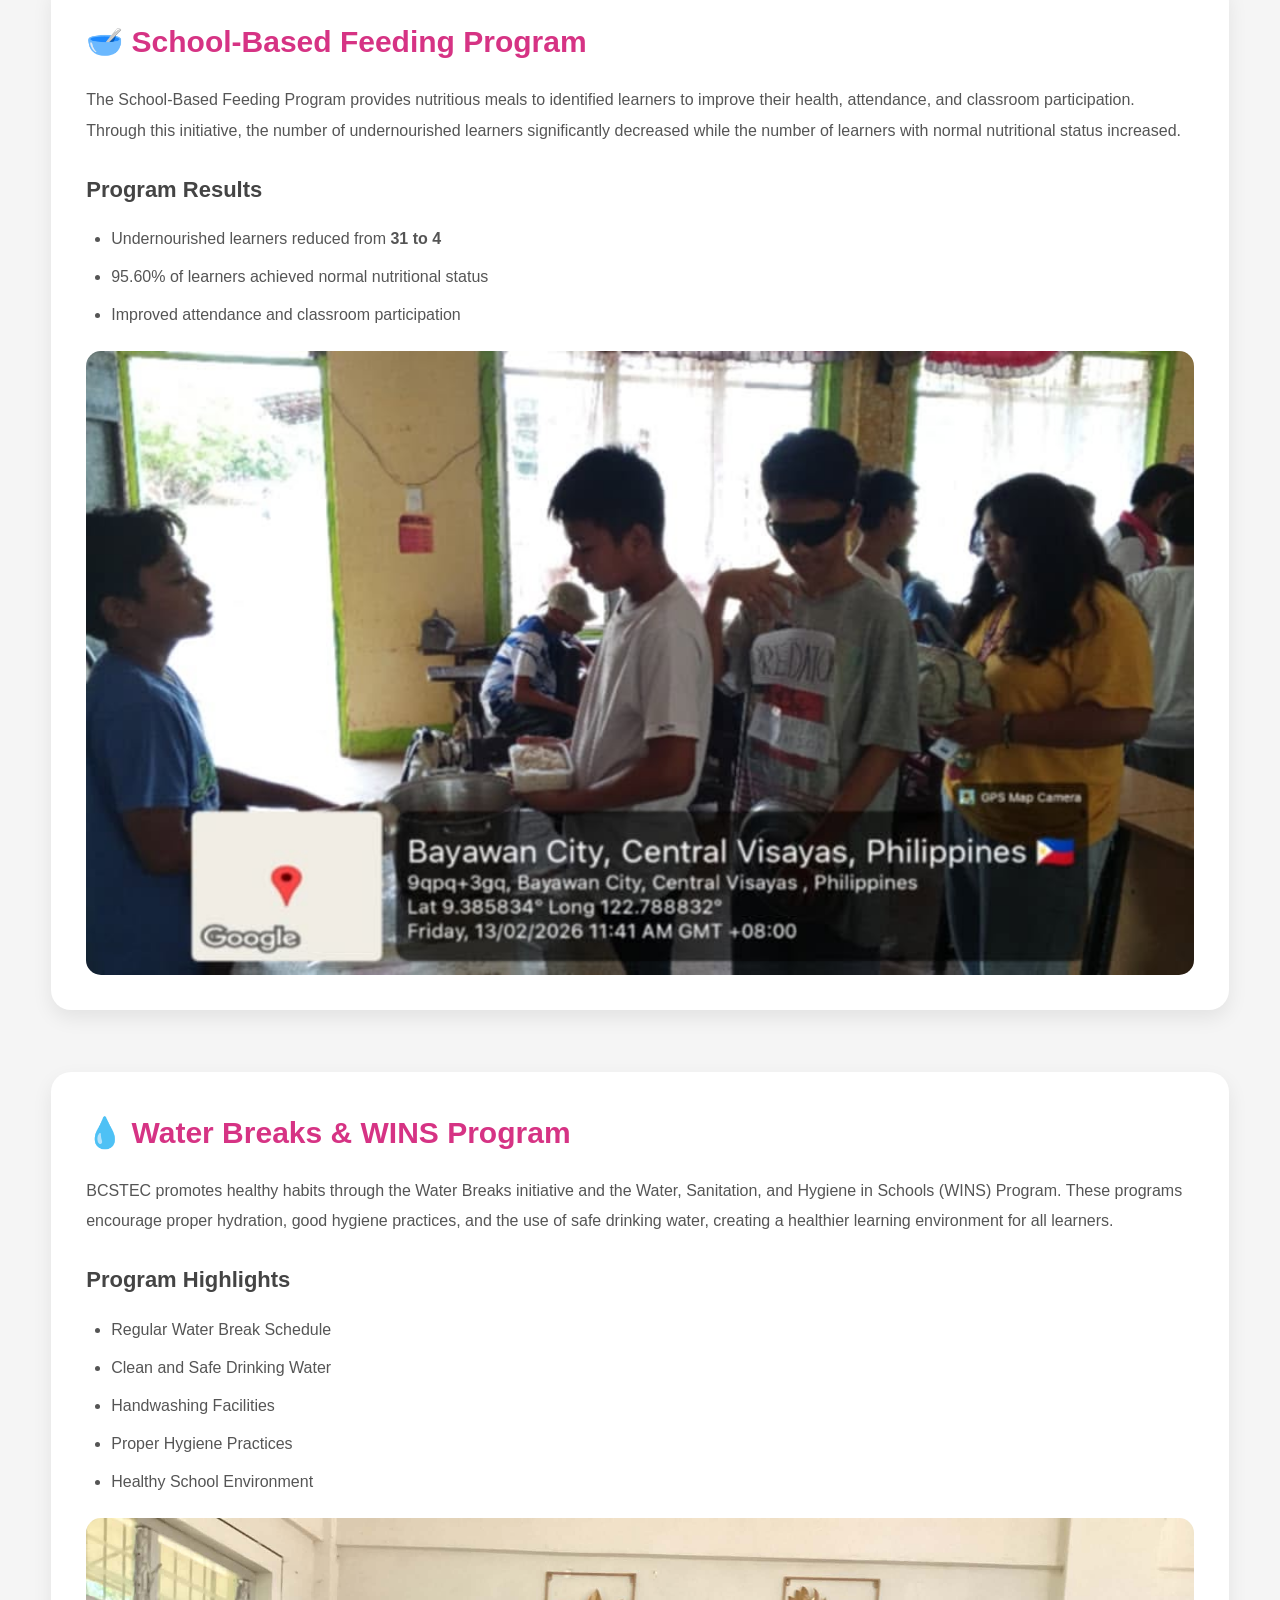
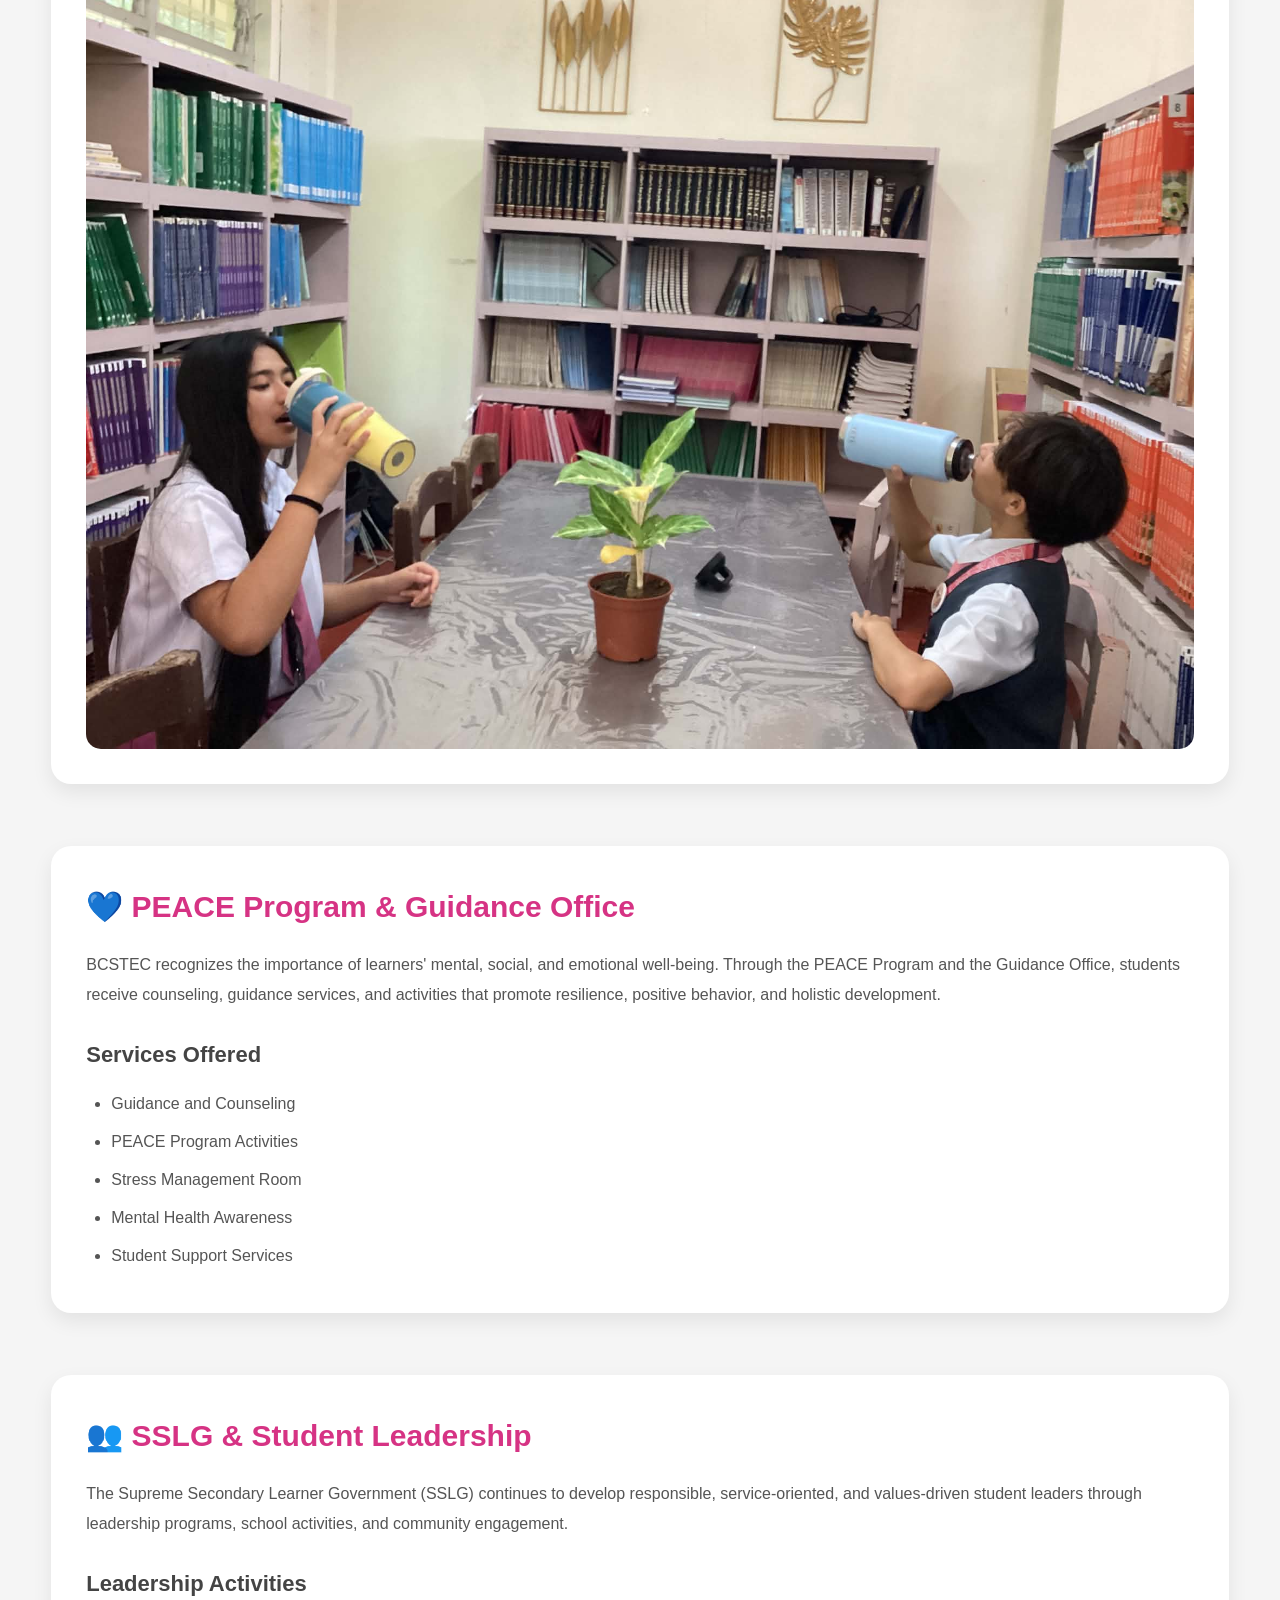
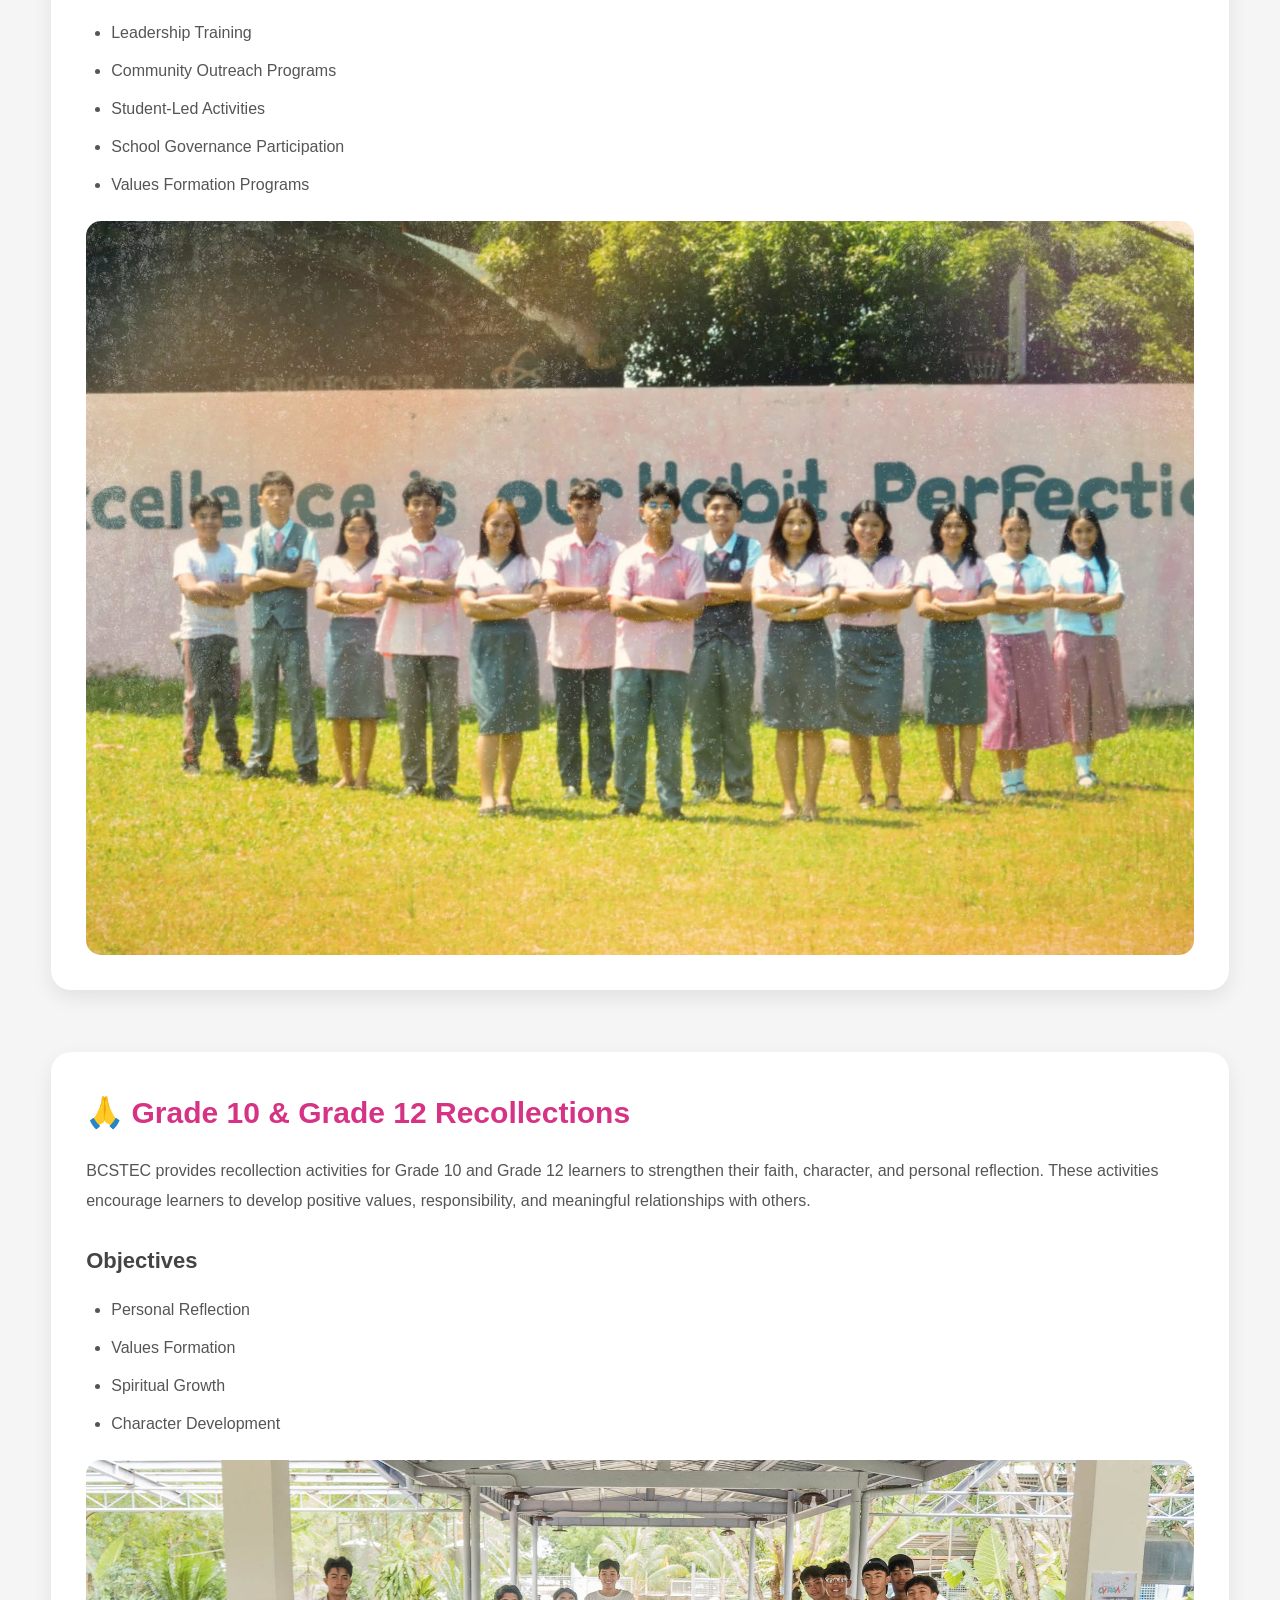
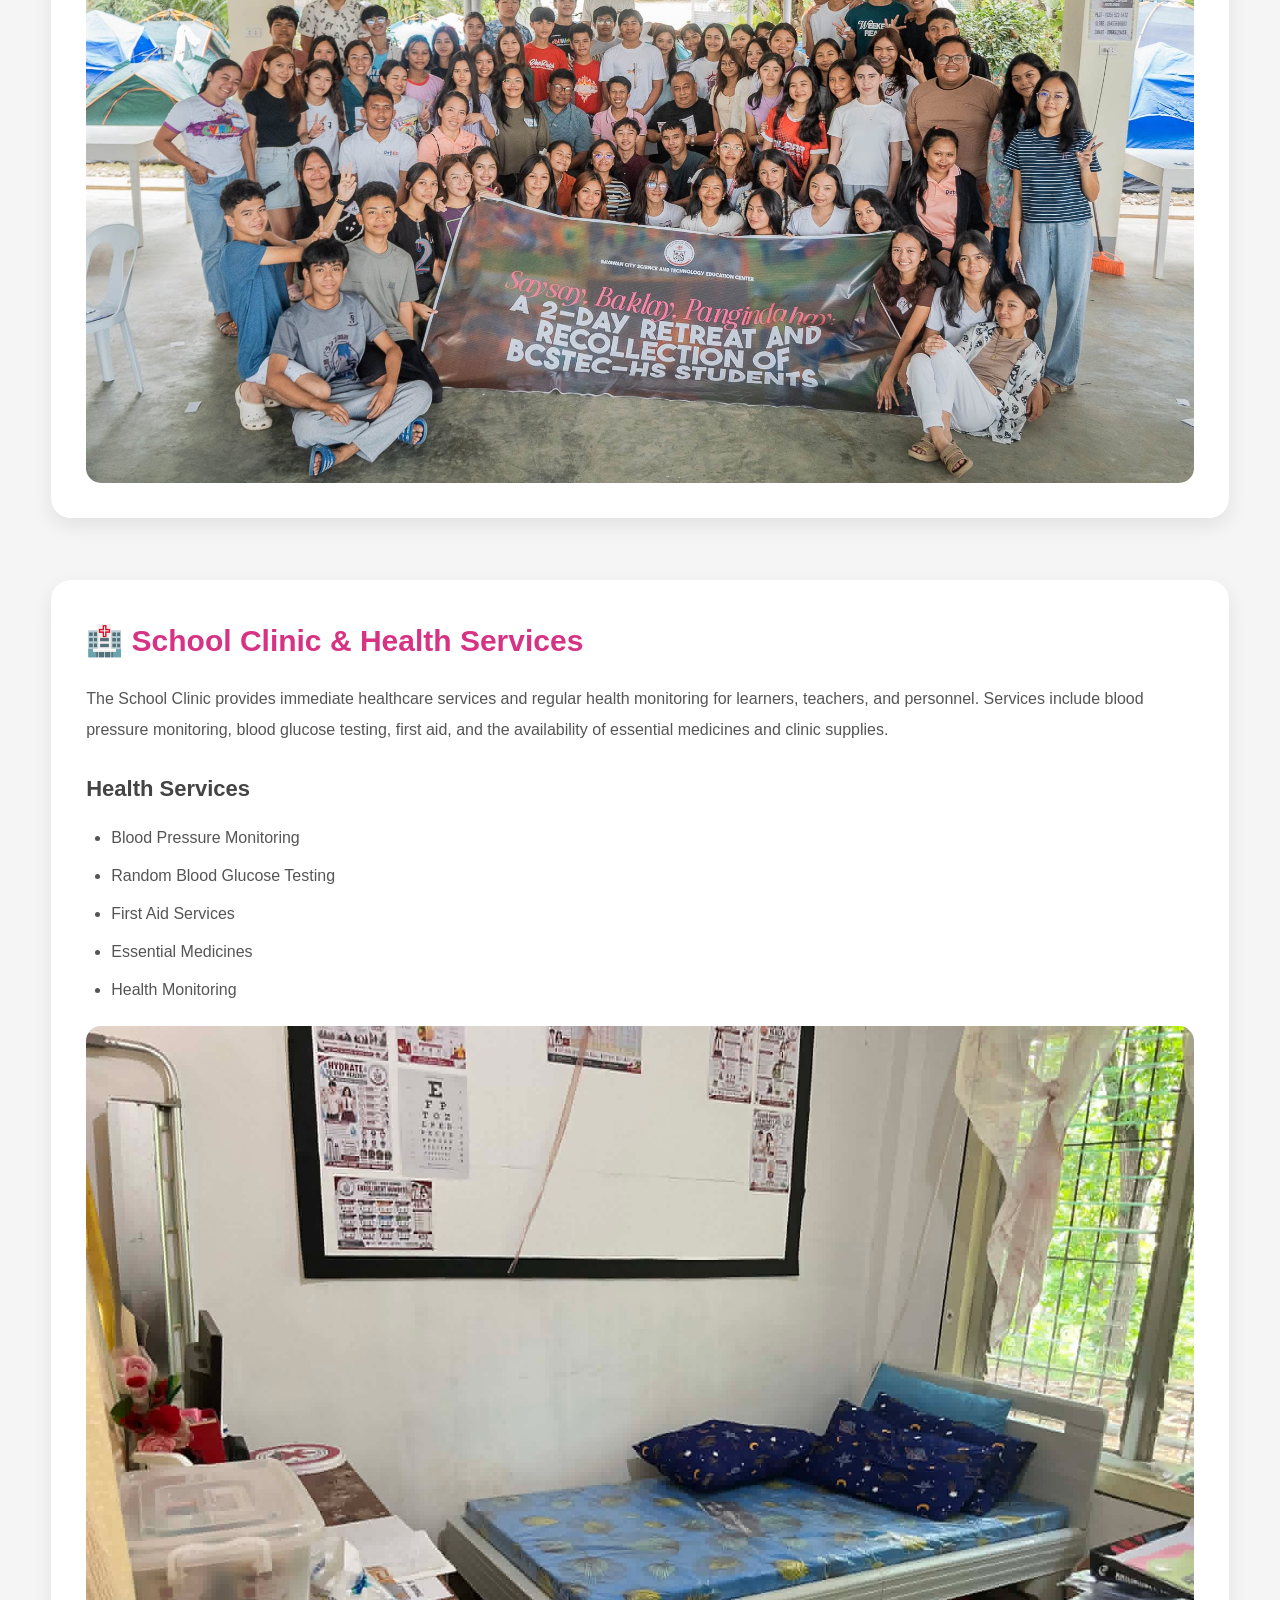
<file: station3.html>
<!DOCTYPE html>
<html lang="en">

<head>

    <meta charset="UTF-8">

    <meta name="viewport" content="width=device-width, initial-scale=1.0">

    <title>Stage 2 | Incubation | SOSA 2026</title>

    <link rel="stylesheet" href="style.css">

</head>

<body>

<!-- ================= NAVIGATION ================= -->

<nav>

    <div class="logo">

        <img src="z.png" alt="School Logo">

        <div>

            <h2>SOSA 2026</h2>

            <p>Bayawan City Science and Technology Education Center</p>

        </div>

    </div>

    <ul>

        <li><a href="index.html">Home</a></li>

        <li><a href="index.html#map">Map</a></li>

        <li><a href="about.html">About</a></li>

        <li><a href="contact.html">Contact</a></li>

    </ul>

</nav>

<!-- ================= HERO ================= -->

<section class="hero">

    <div class="hero-text">

        <span class="badge">Stage 2</span>

        <h1>Incubation Stage</h1>

        <p>

            The Incubation Stage focuses on creating a 
            safe, healthy, and supportive environment where 
            learning can flourish. It showcases the school's 
            efforts in disaster preparedness, environmental stewardship,
            learner wellness, and holistic development. These initiatives 
            ensure that every learner is resilient, healthy, and ready to succeed.

        </p>

        <a href="#content" class="button">

            Explore Stage 2

        </a>

    </div>

    <div class="hero-image">

        <img src="z.png" alt="School Logo">

    </div>

</section>

<!-- ================= CONTENT ================= -->

<section class="page-content" id="content">

<!-- ================= ENVIRONMENT ================= -->

<div class="page-card">

<h2>🌱 Environmental Stewardship</h2>

<p>

BCSTEC continues to promote environmental responsibility
through sustainable waste management practices. The
school's commitment to proper waste segregation,
recycling initiatives, and environmental awareness
earned recognition as the <strong>Champion in the
7th School-Based Solid Waste Management Competition.</strong>

</p>

<h3>Programs and Initiatives</h3>

<ul>

<li>Proper Waste Segregation</li>

<li>Recycling Activities</li>

<li>School Cleanliness Campaigns</li>

<li>Environmental Awareness Programs</li>

</ul>

<img src="swm.jpeg"
style="width:100%; margin-top:20px; border-radius:15px;"
alt="Solid Waste Management">

</div>

<br>

<!-- ================= DRRM ================= -->

<div class="page-card">

<h2>🚨 Disaster Risk Reduction and Management</h2>

<p>

The school prioritizes the safety and preparedness of
learners and personnel through regular disaster
preparedness activities. Earthquake and fire drills,
evacuation procedures, and contingency planning ensure
that everyone is ready to respond effectively during
emergencies.

</p>

<h3>Preparedness Activities</h3>

<ul>

<li>Earthquake Drills</li>

<li>Fire Drills</li>

<li>Evacuation Plans</li>

<li>Contingency Plans</li>

<li>Emergency Response Procedures</li>

</ul>

<img src="drrm.jpeg"
style="width:100%; margin-top:20px; border-radius:15px;"
alt="DRRM">
</div>

<br>

<!-- ================= BRIGADA ESKWELA ================= -->

<div class="page-card">

<h2>🤝 Brigada Eskwela</h2>

<p>

Brigada Eskwela reflects the strong partnership between
the school and the community. Parents, alumni,
stakeholders, and volunteers worked together to prepare
the school before the opening of classes, ensuring a
safe, clean, and learner-friendly environment.

</p>

<h3>Community Partners</h3>

<ul>

<li>Parents</li>

<li>Alumni</li>

<li>Stakeholders</li>

<li>Community Volunteers</li>

<li>School Personnel</li>

</ul>

<img src="brigada.jpeg"
style="width:100%; margin-top:20px; border-radius:15px;"
alt="Brigada Eskwela">

</div>

<br>

<!-- ================= WEELMAT ================= -->

<div class="page-card">

<h2>📚 Weekly Learning Matrix (WeeLMat)</h2>

<p>

To ensure continuous learning during disruptions,
BCSTEC implemented the Weekly Learning Matrix
(WeeLMat). This initiative provides organized weekly
learning tasks that help learners stay on track and
continue their studies wherever they are.

</p>

<h3>Objectives</h3>

<ul>

<li>Support continuous learning</li>

<li>Provide organized weekly lessons</li>

<li>Help learners accomplish learning tasks</li>

<li>Ensure learning continuity during emergencies</li>

</ul>

<img src="weelmat.jpeg"
style="width:100%; margin-top:20px; border-radius:15px;"
alt="WeeLMat">

</div>

<br>

<!-- ================= SCHOOL RADIO ================= -->

<div class="page-card">

<h2>📻 School Radio Station</h2>

<p>

The School Radio Station serves as an alternative
learning platform and communication channel. It
provides educational broadcasts, school announcements,
and important information that support learners and
teachers throughout the school year.

</p>

<h3>Purpose</h3>

<ul>

<li>Alternative learning delivery</li>

<li>Educational broadcasts</li>

<li>School announcements</li>

<li>Learning continuity</li>

</ul>

<img src="radio.jpeg"
style="width:100%; margin-top:20px; border-radius:15px;"
alt="School Radio">

</div>

<br>

<!-- ================= BAYAWANONG HIMSOG ================= -->

<div class="page-card">

<h2>🍎 Bayawanong Himsog Program</h2>

<p>

BCSTEC promotes healthy learners through the
Bayawanong Himsog Program. The initiative focuses on
improving the nutritional status and overall health of
students through regular monitoring and wellness
activities.

</p>

<h3>Program Highlights</h3>

<ul>

<li>Nutrition Monitoring</li>

<li>Health Assessment</li>

<li>Wellness Promotion</li>

<li>Healthy Lifestyle Campaigns</li>

</ul>

<img src="himsog.jpeg"
style="width:100%; margin-top:20px; border-radius:15px;"
alt="Bayawanong Himsog">

</div>

<br>

<!-- ================= FEEDING PROGRAM ================= -->

<div class="page-card">

<h2>🥣 School-Based Feeding Program</h2>

<p>

The School-Based Feeding Program provides nutritious
meals to identified learners to improve their health,
attendance, and classroom participation. Through this
initiative, the number of undernourished learners
significantly decreased while the number of learners
with normal nutritional status increased.

</p>

<h3>Program Results</h3>

<ul>

<li>Undernourished learners reduced from <strong>31 to 4</strong></li>

<li>95.60% of learners achieved normal nutritional status</li>

<li>Improved attendance and classroom participation</li>

</ul>

<img src="feeding.jpeg"
style="width:100%; margin-top:20px; border-radius:15px;"
alt="School Feeding Program">

</div>

<br>

<!-- ================= WATER BREAKS ================= -->

<div class="page-card">

<h2>💧 Water Breaks & WINS Program</h2>

<p>

BCSTEC promotes healthy habits through the Water Breaks
initiative and the Water, Sanitation, and Hygiene in
Schools (WINS) Program. These programs encourage proper
hydration, good hygiene practices, and the use of safe
drinking water, creating a healthier learning
environment for all learners.

</p>

<h3>Program Highlights</h3>

<ul>

<li>Regular Water Break Schedule</li>

<li>Clean and Safe Drinking Water</li>

<li>Handwashing Facilities</li>

<li>Proper Hygiene Practices</li>

<li>Healthy School Environment</li>

</ul>

<img src="wins.jpeg"
style="width:100%; margin-top:20px; border-radius:15px;"
alt="WINS Program">

</div>

<br>

<!-- ================= GUIDANCE ================= -->

<div class="page-card">

<h2>💙 PEACE Program & Guidance Office</h2>

<p>

BCSTEC recognizes the importance of learners' mental,
social, and emotional well-being. Through the PEACE
Program and the Guidance Office, students receive
counseling, guidance services, and activities that
promote resilience, positive behavior, and holistic
development.

</p>

<h3>Services Offered</h3>

<ul>

<li>Guidance and Counseling</li>

<li>PEACE Program Activities</li>

<li>Stress Management Room</li>

<li>Mental Health Awareness</li>

<li>Student Support Services</li>

</ul>

</div>

<br>

<!-- ================= SSLG ================= -->

<div class="page-card">

<h2>👥 SSLG & Student Leadership</h2>

<p>

The Supreme Secondary Learner Government (SSLG)
continues to develop responsible, service-oriented,
and values-driven student leaders through leadership
programs, school activities, and community engagement.

</p>

<h3>Leadership Activities</h3>

<ul>

<li>Leadership Training</li>

<li>Community Outreach Programs</li>

<li>Student-Led Activities</li>

<li>School Governance Participation</li>

<li>Values Formation Programs</li>

</ul>

<img src="sslg.jpg"
style="width:100%; margin-top:20px; border-radius:15px;"
alt="SSLG">

</div>

<br>

<!-- ================= RECOLLECTION ================= -->

<div class="page-card">

<h2>🙏 Grade 10 & Grade 12 Recollections</h2>

<p>

BCSTEC provides recollection activities for Grade 10
and Grade 12 learners to strengthen their faith,
character, and personal reflection. These activities
encourage learners to develop positive values,
responsibility, and meaningful relationships with
others.

</p>

<h3>Objectives</h3>

<ul>

<li>Personal Reflection</li>

<li>Values Formation</li>

<li>Spiritual Growth</li>

<li>Character Development</li>

</ul>

<img src="recollection.jpeg"
style="width:100%; margin-top:20px; border-radius:15px;"
alt="Recollection">

</div>

<br>

<!-- ================= SCHOOL CLINIC ================= -->

<div class="page-card">

<h2>🏥 School Clinic & Health Services</h2>

<p>

The School Clinic provides immediate healthcare
services and regular health monitoring for learners,
teachers, and personnel. Services include blood
pressure monitoring, blood glucose testing, first aid,
and the availability of essential medicines and clinic
supplies.

</p>

<h3>Health Services</h3>

<ul>

<li>Blood Pressure Monitoring</li>

<li>Random Blood Glucose Testing</li>

<li>First Aid Services</li>

<li>Essential Medicines</li>

<li>Health Monitoring</li>

</ul>

<img src="clinic.jpeg"
style="width:100%; margin-top:20px; border-radius:15px;"
alt="School Clinic">

</div>

</section>




<!-- ================= BACK BUTTON ================= -->

<section style="text-align:center; margin-bottom:60px;">

<a href="index.html" class="button">

← Home

</a>

</section>

<!-- ================= FOOTER ================= -->

<footer>

<h3>SOSA 2026</h3>

<p>Bayawan City Science and Technology Education Center</p>

<p>State of the School Address</p>

<p>© 2026 All Rights Reserved.</p>

</footer>

</body>
</html>
</file>
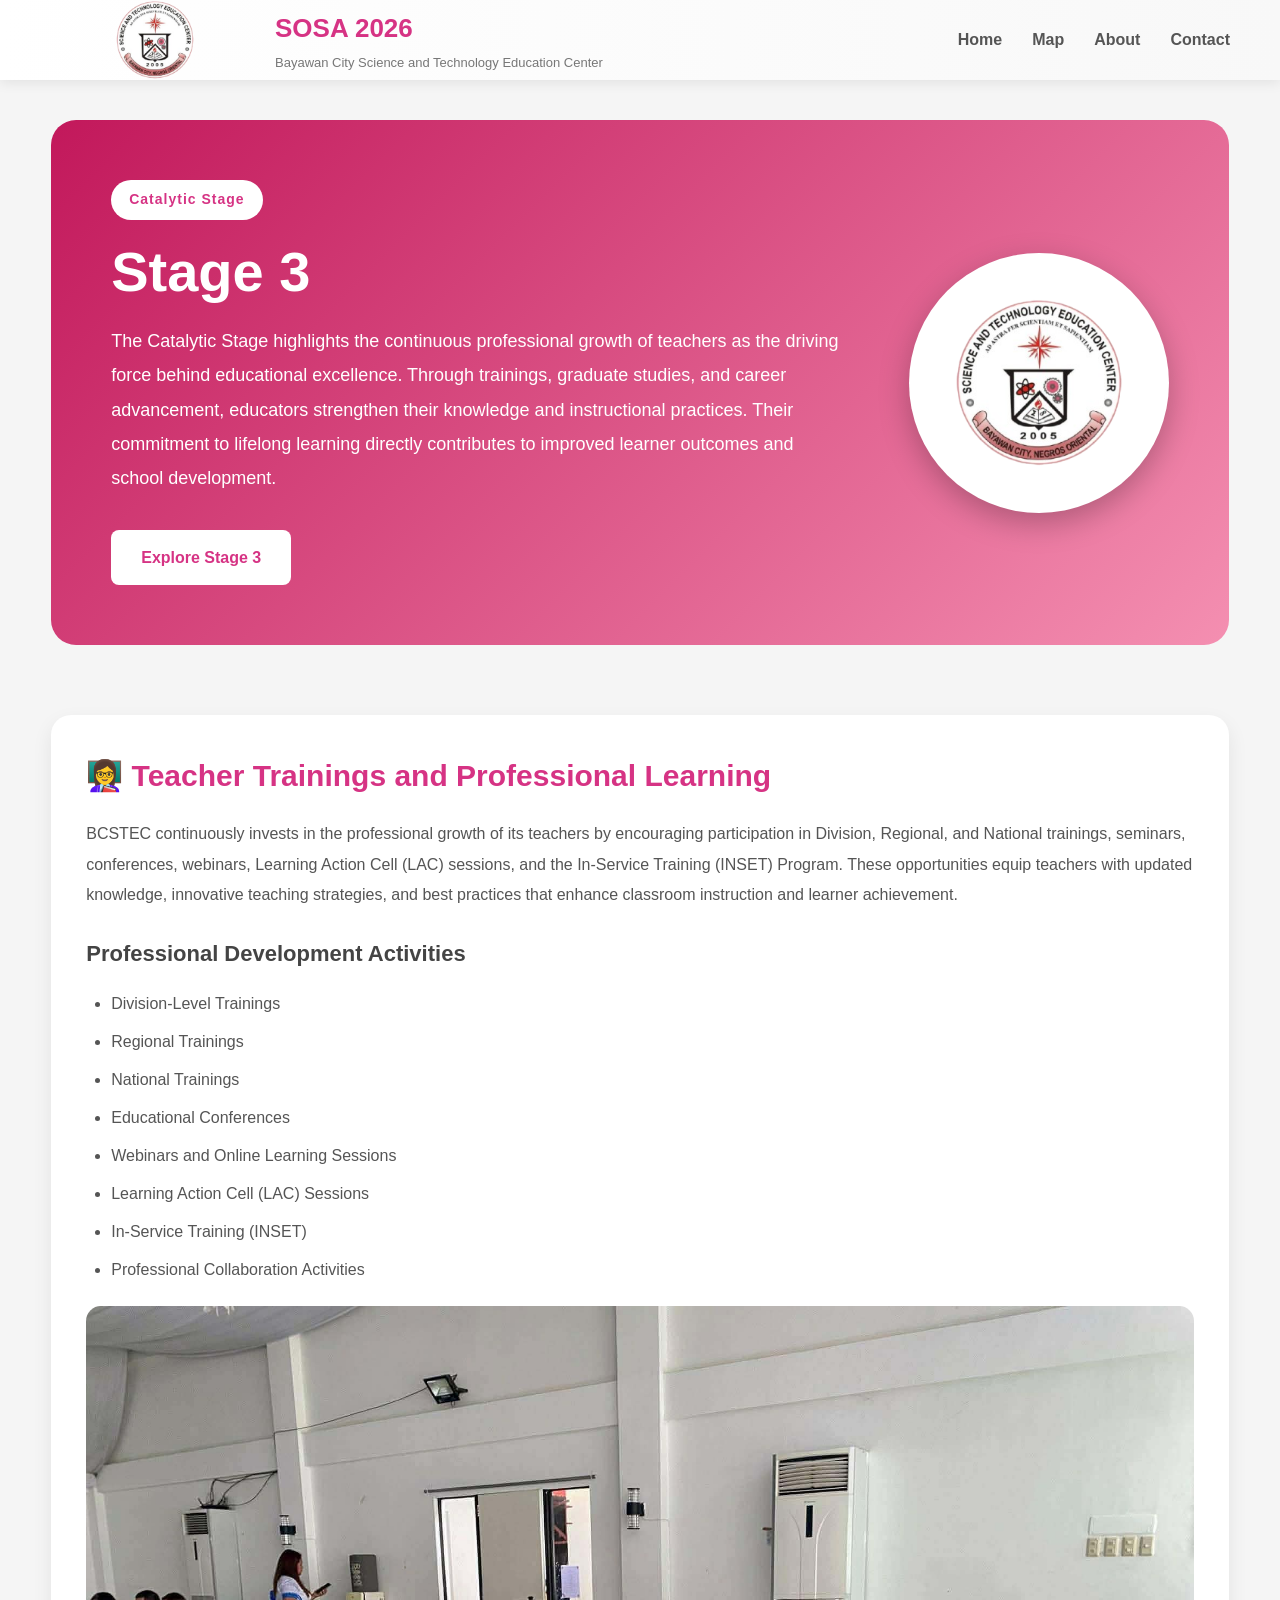
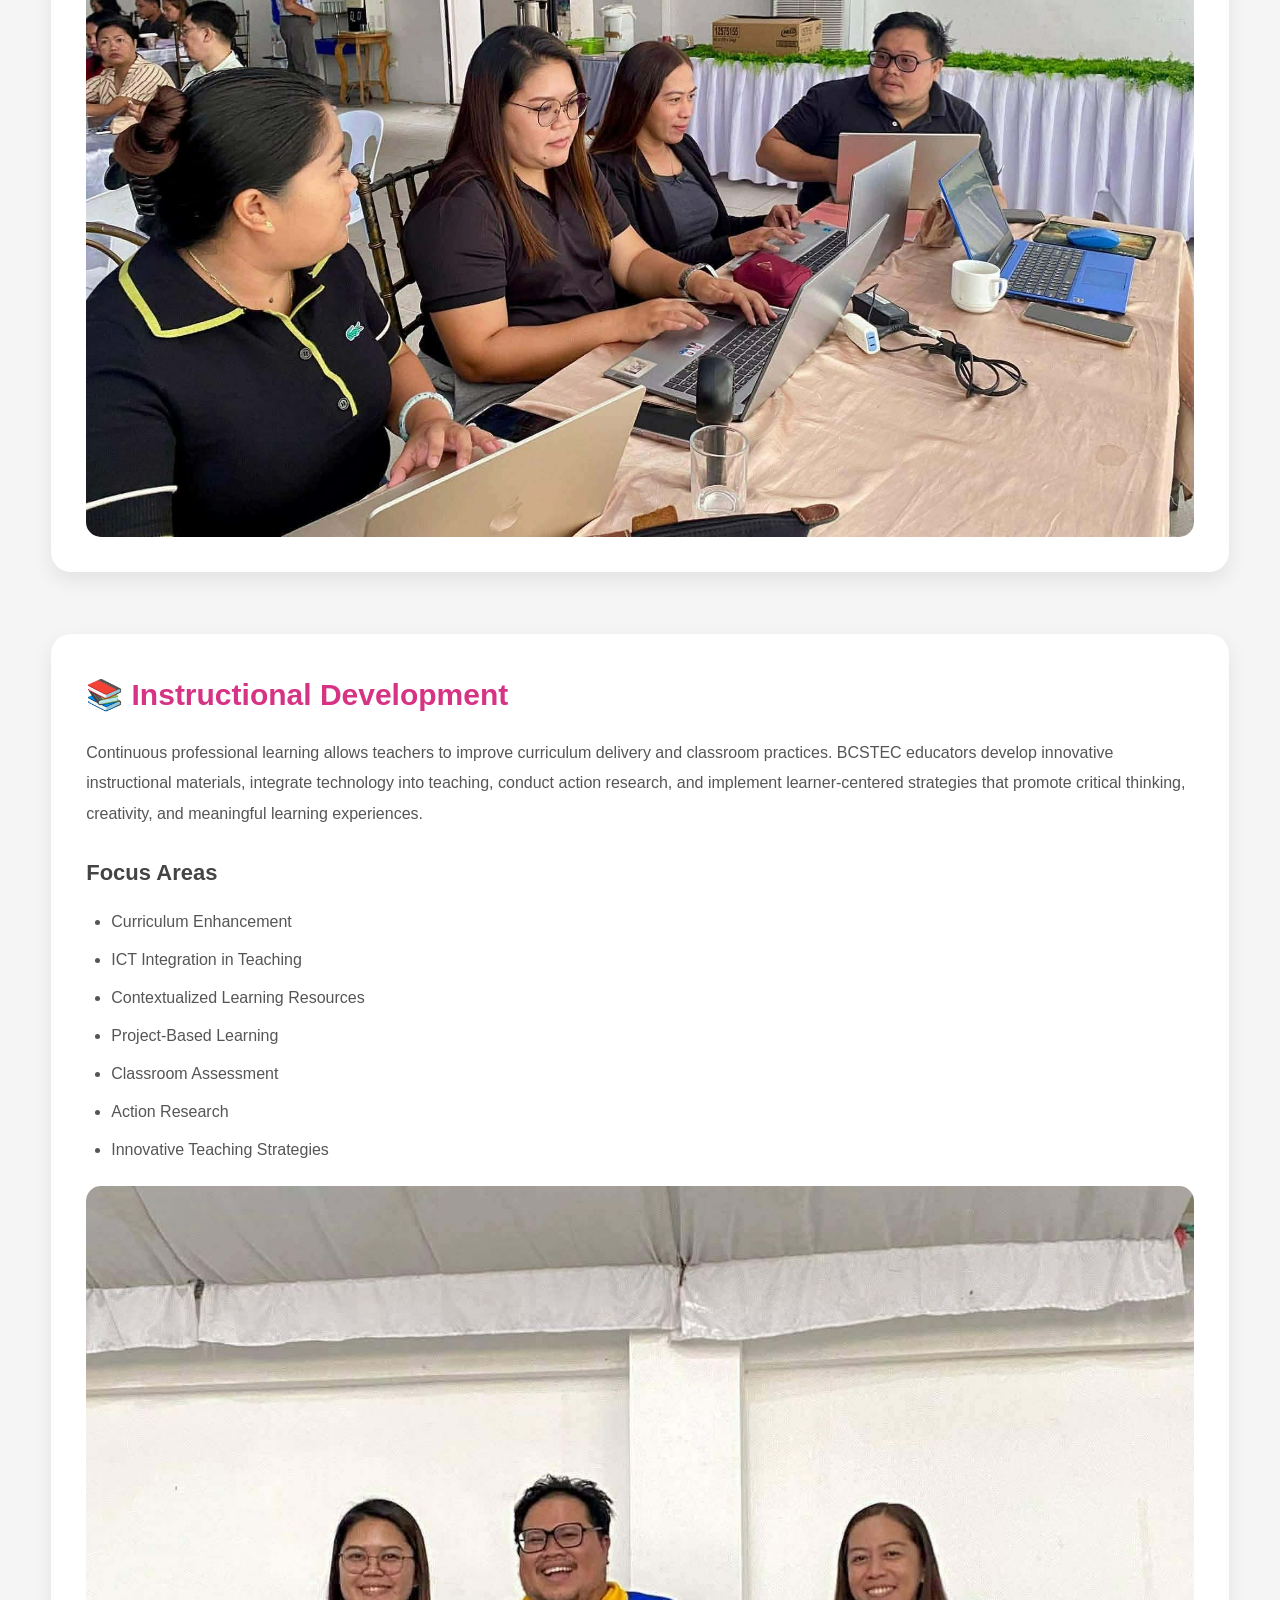
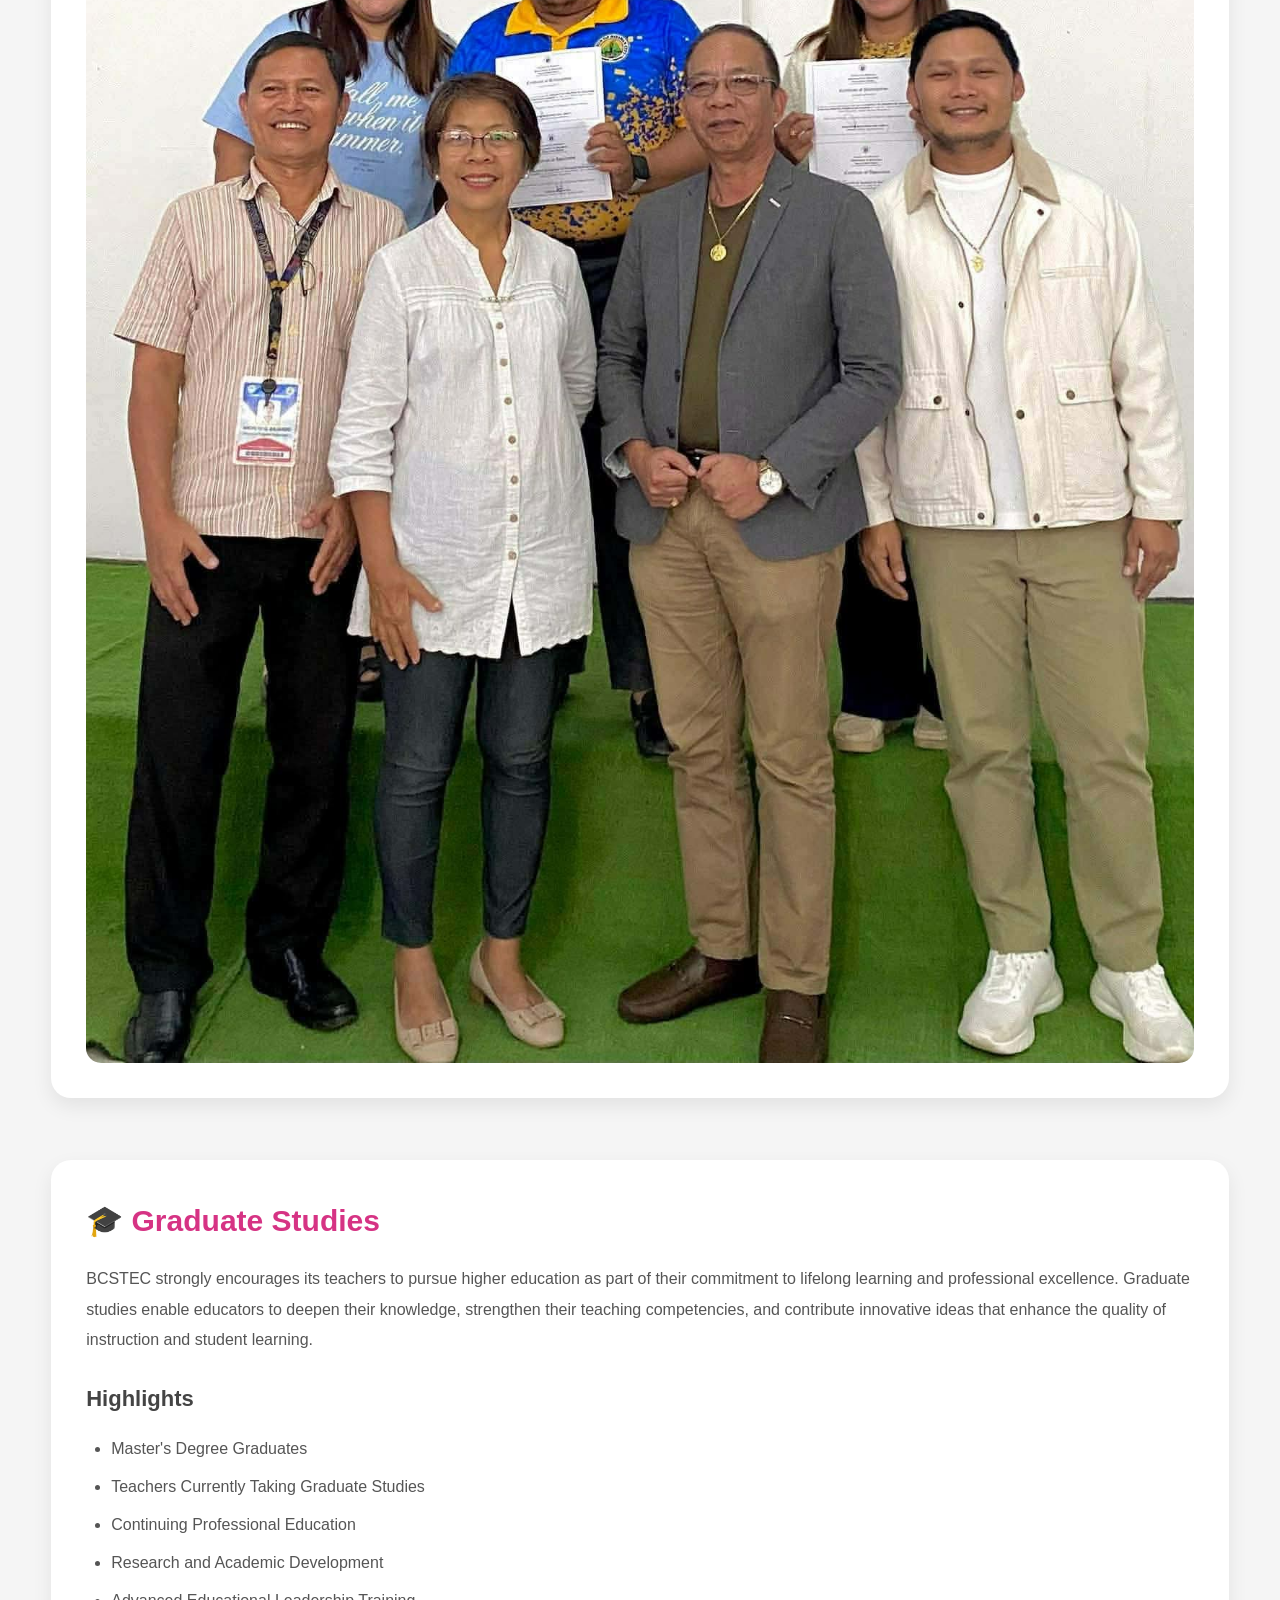
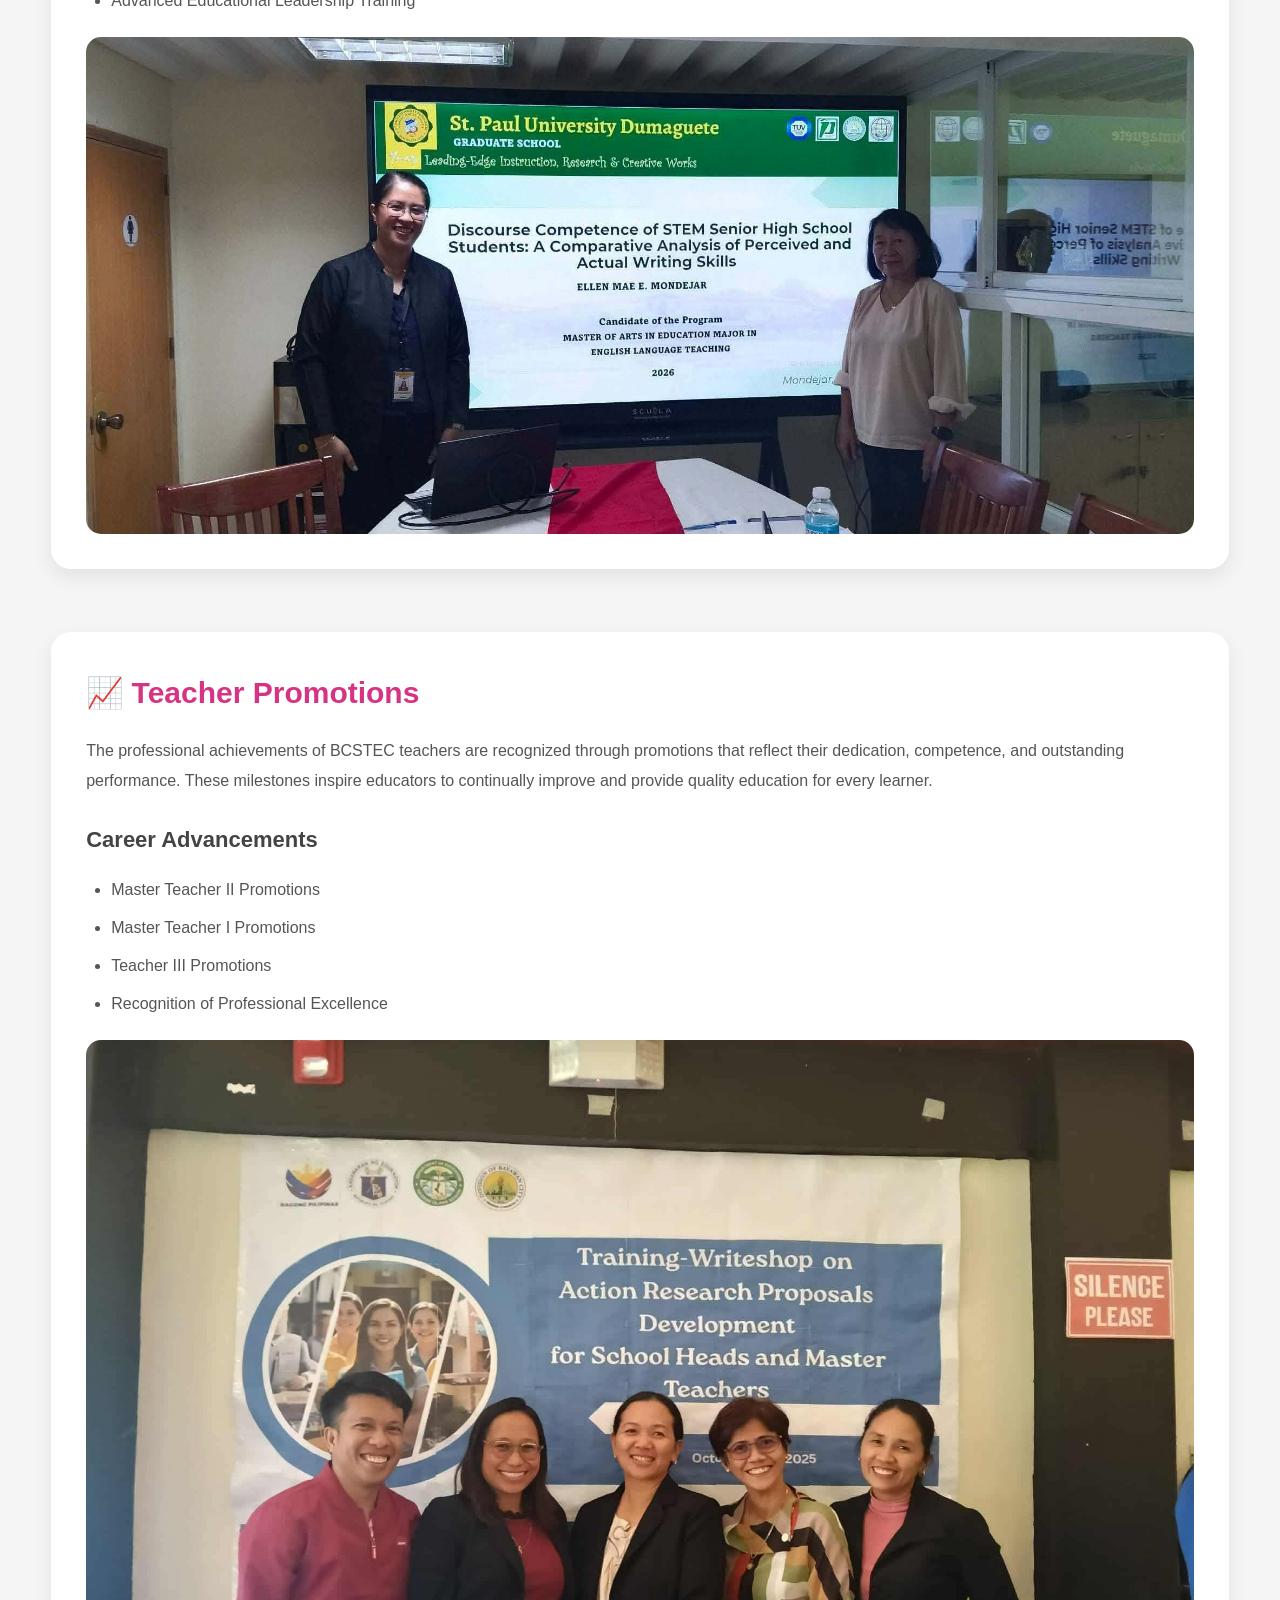
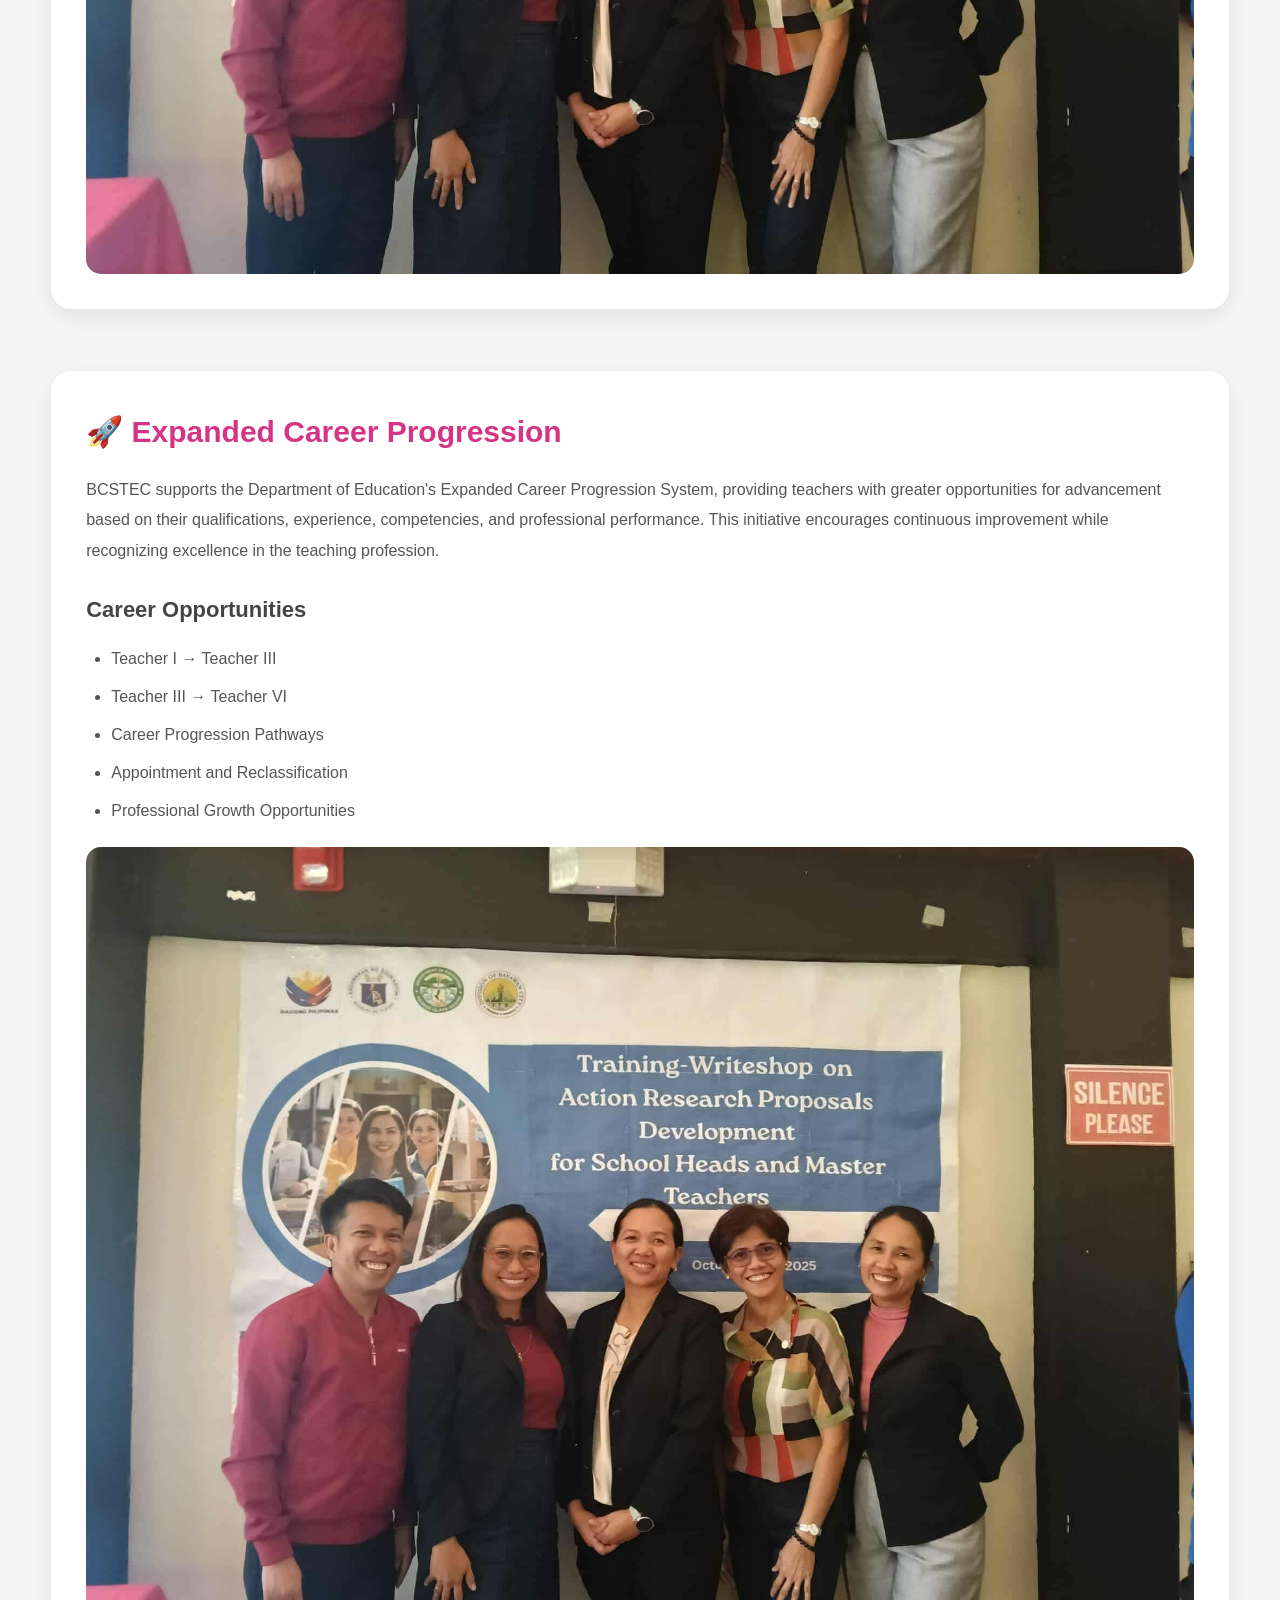
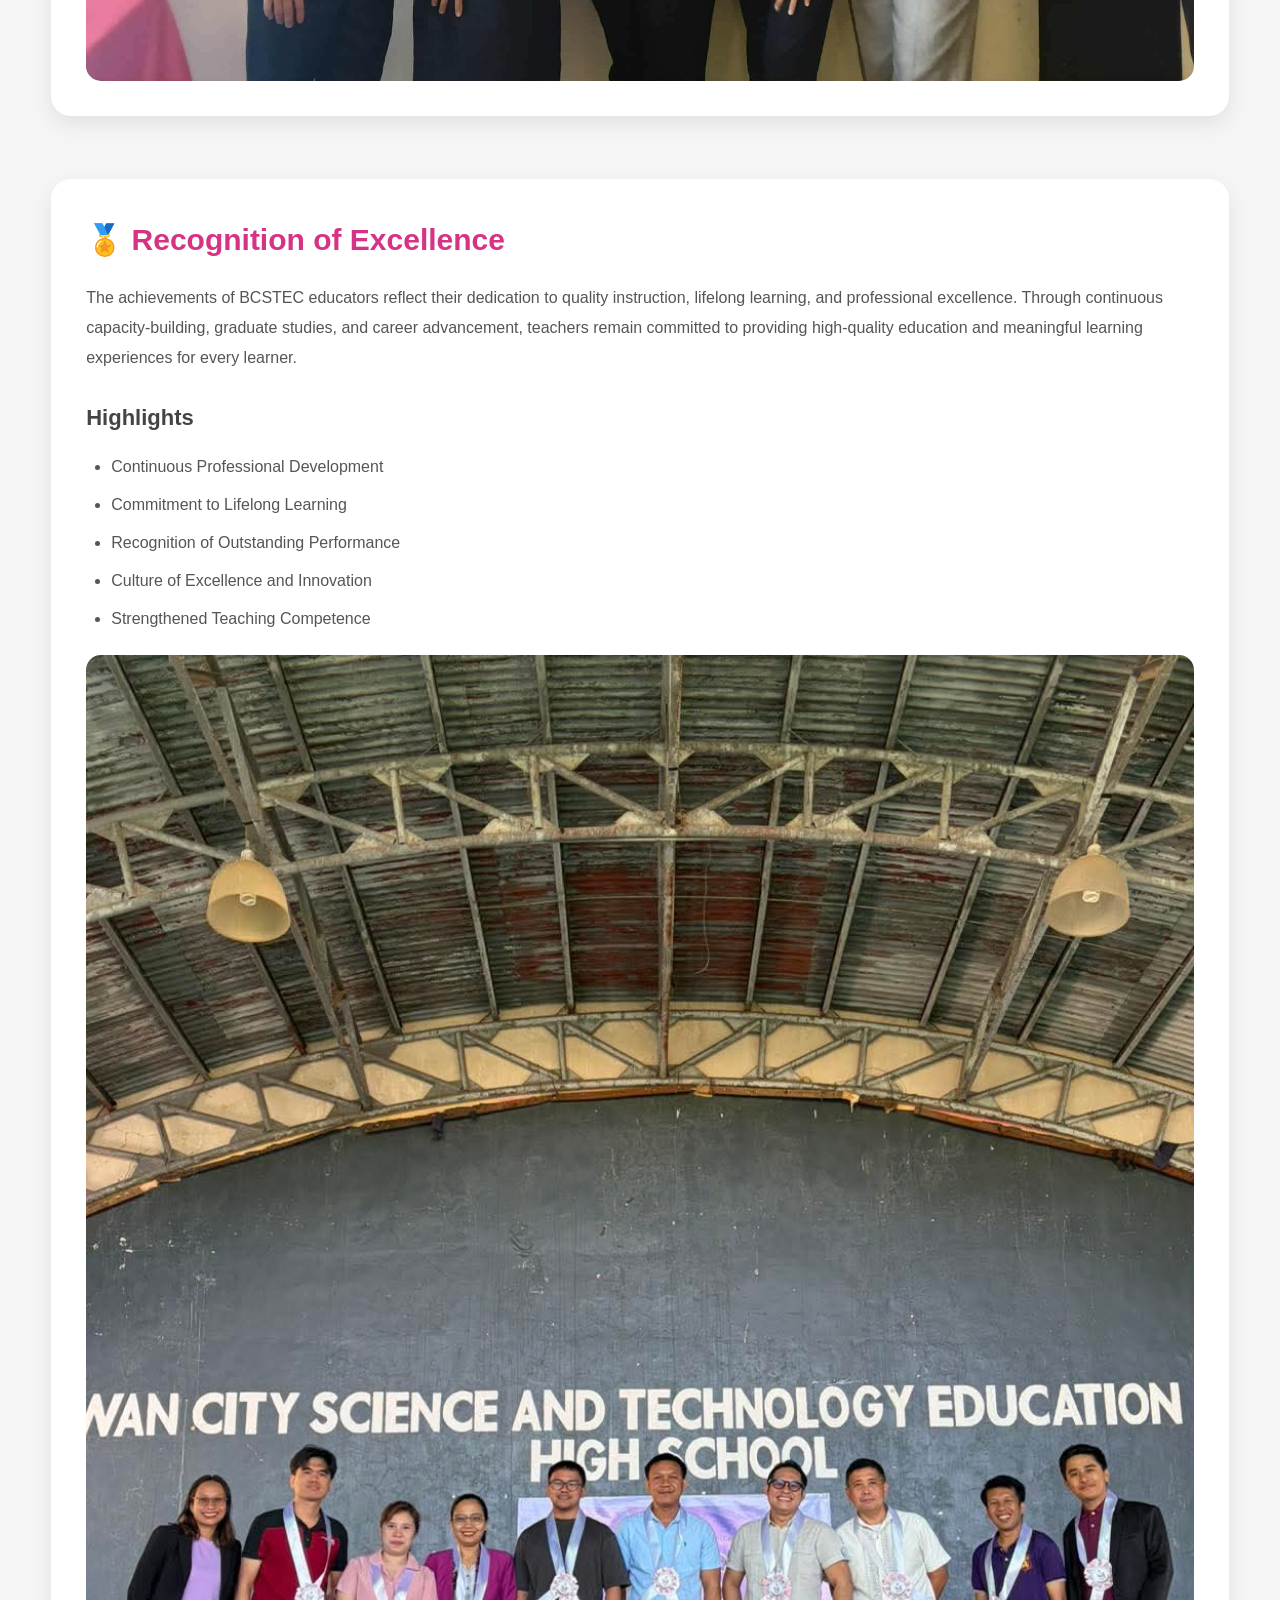
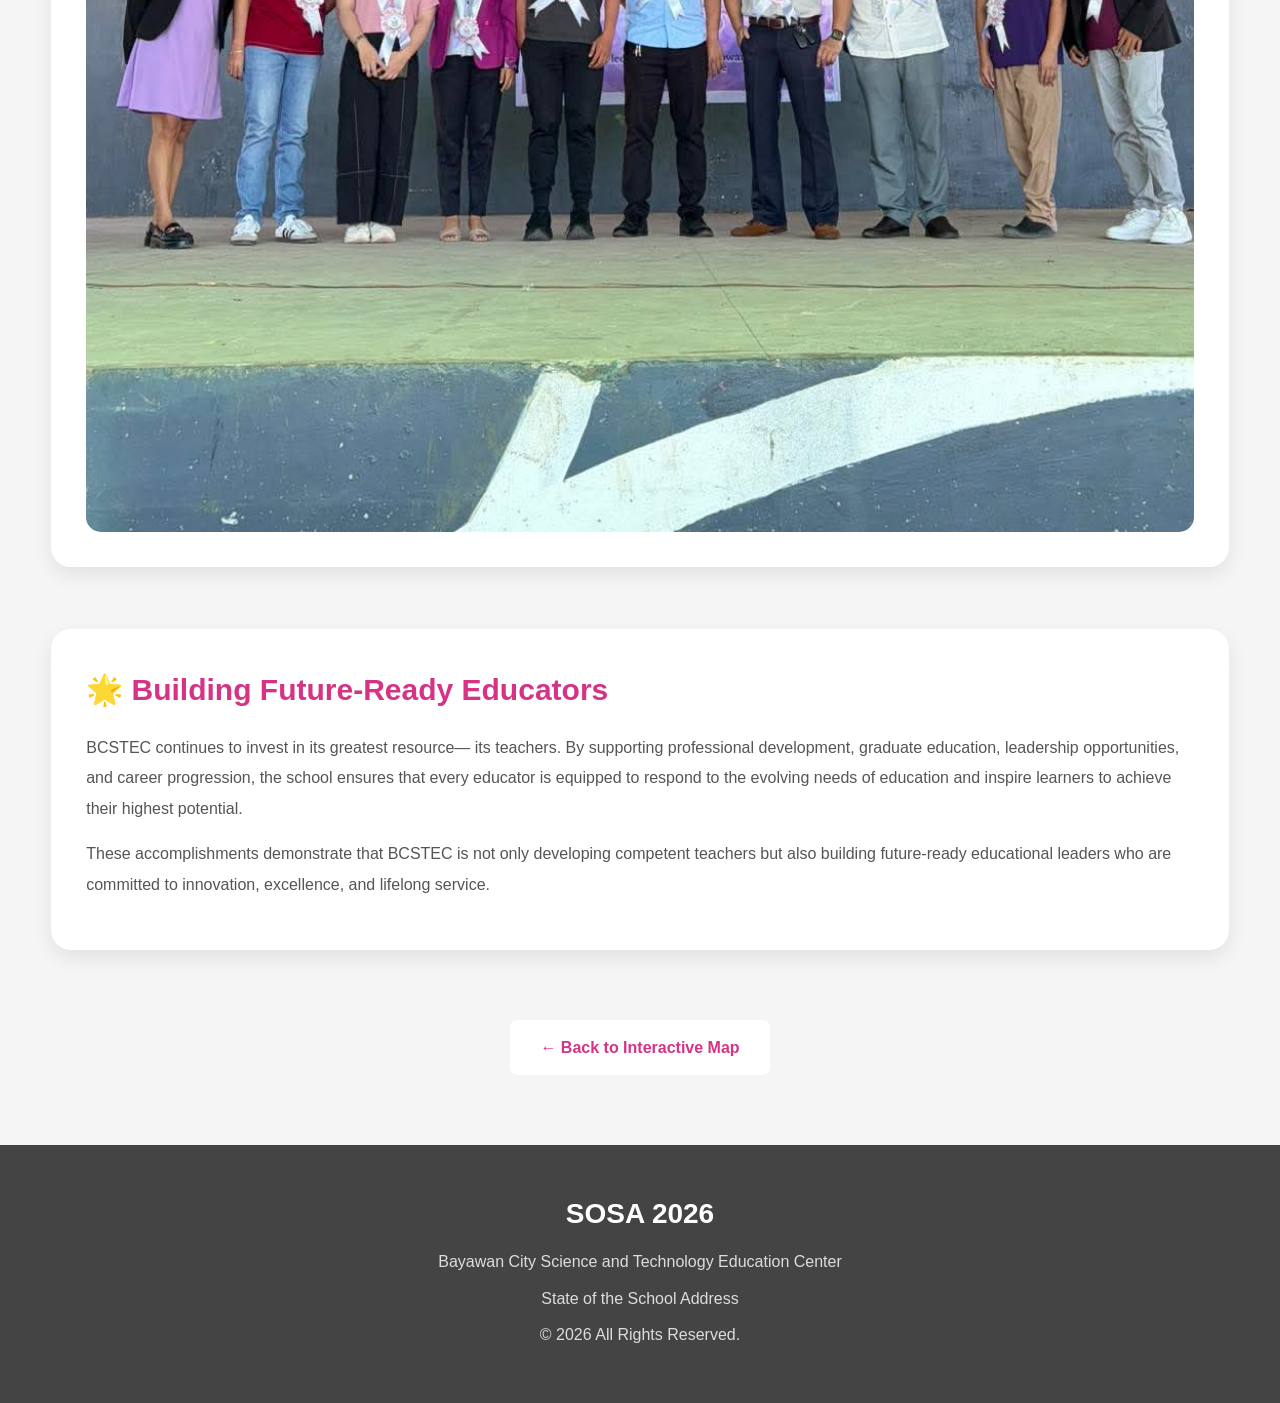
<file: station5.html>
<!DOCTYPE html>
<html lang="en">

<head>

<meta charset="UTF-8">

<meta name="viewport" content="width=device-width, initial-scale=1.0">

<title>STAGE 3 | Catalytic Stage | SOSA 2026</title>

<link rel="stylesheet" href="style.css">

</head>


<body>


<!-- ================= NAVIGATION ================= -->

<nav>

    <div class="logo">

        <img src="z.png" alt="School Logo">

        <div>

            <h2>SOSA 2026</h2>

            <p>Bayawan City Science and Technology Education Center</p>

        </div>

    </div>


    <ul>

        <li><a href="index.html">Home</a></li>

        <li><a href="index.html#map">Map</a></li>

        <li><a href="about.html">About</a></li>

        <li><a href="contact.html">Contact</a></li>

    </ul>

</nav>

<!-- ================= HERO ================= -->


<section class="hero">


<div class="hero-text">


<span class="badge">Catalytic Stage</span>


<h1>Stage 3</h1>


<p>

The Catalytic Stage highlights the continuous professional 
growth of teachers as the driving force behind educational excellence. 
Through trainings, graduate studies, and career advancement, educators 
strengthen their knowledge and instructional practices. Their commitment 
to lifelong learning directly contributes to improved learner outcomes 
and school development.


</p>


<a href="#content" class="button">

Explore Stage 3

</a>


</div>



<div class="hero-image">


<img src="z.png" alt="School Logo">


</div>


</section>





<!-- ================= CONTENT ================= -->


<section class="page-content" id="content">




<!-- ================= TEACHER TRAININGS ================= -->

<div class="page-card">

<h2>👩‍🏫 Teacher Trainings and Professional Learning</h2>

<p>

BCSTEC continuously invests in the professional growth
of its teachers by encouraging participation in
Division, Regional, and National trainings, seminars,
conferences, webinars, Learning Action Cell (LAC)
sessions, and the In-Service Training (INSET) Program.
These opportunities equip teachers with updated
knowledge, innovative teaching strategies, and best
practices that enhance classroom instruction and
learner achievement.

</p>

<h3>Professional Development Activities</h3>

<ul>

<li>Division-Level Trainings</li>

<li>Regional Trainings</li>

<li>National Trainings</li>

<li>Educational Conferences</li>

<li>Webinars and Online Learning Sessions</li>

<li>Learning Action Cell (LAC) Sessions</li>

<li>In-Service Training (INSET)</li>

<li>Professional Collaboration Activities</li>

</ul>

<img src="trainings.jpeg"
style="width:100%; margin-top:20px; border-radius:15px;"
alt="Teacher Trainings">

</div>

<br>

<!-- ================= INSTRUCTIONAL DEVELOPMENT ================= -->

<div class="page-card">

<h2>📚 Instructional Development</h2>

<p>

Continuous professional learning allows teachers to
improve curriculum delivery and classroom practices.
BCSTEC educators develop innovative instructional
materials, integrate technology into teaching, conduct
action research, and implement learner-centered
strategies that promote critical thinking, creativity,
and meaningful learning experiences.

</p>

<h3>Focus Areas</h3>

<ul>

<li>Curriculum Enhancement</li>

<li>ICT Integration in Teaching</li>

<li>Contextualized Learning Resources</li>

<li>Project-Based Learning</li>

<li>Classroom Assessment</li>

<li>Action Research</li>

<li>Innovative Teaching Strategies</li>

</ul>

<img src="instruction.jpeg"
style="width:100%; margin-top:20px; border-radius:15px;"
alt="Instructional Development">

</div>

<br>

<!-- ================= GRADUATE STUDIES ================= -->

<div class="page-card">

<h2>🎓 Graduate Studies</h2>

<p>

BCSTEC strongly encourages its teachers to pursue
higher education as part of their commitment to
lifelong learning and professional excellence.
Graduate studies enable educators to deepen their
knowledge, strengthen their teaching competencies,
and contribute innovative ideas that enhance the
quality of instruction and student learning.

</p>

<h3>Highlights</h3>

<ul>

<li>Master's Degree Graduates</li>

<li>Teachers Currently Taking Graduate Studies</li>

<li>Continuing Professional Education</li>

<li>Research and Academic Development</li>

<li>Advanced Educational Leadership Training</li>

</ul>

<img src="graduate.jpeg"
style="width:100%; margin-top:20px; border-radius:15px;"
alt="Graduate Studies">

</div>

<br>

<!-- ================= PROMOTIONS ================= -->

<div class="page-card">

<h2>📈 Teacher Promotions</h2>

<p>

The professional achievements of BCSTEC teachers are
recognized through promotions that reflect their
dedication, competence, and outstanding performance.
These milestones inspire educators to continually
improve and provide quality education for every learner.

</p>

<h3>Career Advancements</h3>

<ul>

<li>Master Teacher II Promotions</li>

<li>Master Teacher I Promotions</li>

<li>Teacher III Promotions</li>

<li>Recognition of Professional Excellence</li>

</ul>

<img src="promotions.jpeg"
style="width:100%; margin-top:20px; border-radius:15px;"
alt="Teacher Promotions">

</div>

<br>

<!-- ================= EXPANDED CAREER PROGRESSION ================= -->

<div class="page-card">

<h2>🚀 Expanded Career Progression</h2>

<p>

BCSTEC supports the Department of Education's
Expanded Career Progression System, providing teachers
with greater opportunities for advancement based on
their qualifications, experience, competencies, and
professional performance. This initiative encourages
continuous improvement while recognizing excellence
in the teaching profession.

</p>

<h3>Career Opportunities</h3>

<ul>

<li>Teacher I → Teacher III</li>

<li>Teacher III → Teacher VI</li>

<li>Career Progression Pathways</li>

<li>Appointment and Reclassification</li>

<li>Professional Growth Opportunities</li>

</ul>

<img src="promotions.jpeg"
style="width:100%; margin-top:20px; border-radius:15px;"
alt="Career Progression">

</div>

<br>

<!-- ================= RECOGNITION OF EXCELLENCE ================= -->

<div class="page-card">

<h2>🏅 Recognition of Excellence</h2>

<p>

The achievements of BCSTEC educators reflect their
dedication to quality instruction, lifelong learning,
and professional excellence. Through continuous
capacity-building, graduate studies, and career
advancement, teachers remain committed to providing
high-quality education and meaningful learning
experiences for every learner.

</p>

<h3>Highlights</h3>

<ul>

<li>Continuous Professional Development</li>

<li>Commitment to Lifelong Learning</li>

<li>Recognition of Outstanding Performance</li>

<li>Culture of Excellence and Innovation</li>

<li>Strengthened Teaching Competence</li>

</ul>

<img src="recognition.jpg"
style="width:100%; margin-top:20px; border-radius:15px;"
alt="Recognition of Excellence">

</div>

<br>

<!-- ================= FUTURE DIRECTIONS ================= -->

<div class="page-card">

<h2>🌟 Building Future-Ready Educators</h2>

<p>

BCSTEC continues to invest in its greatest resource—
its teachers. By supporting professional development,
graduate education, leadership opportunities, and
career progression, the school ensures that every
educator is equipped to respond to the evolving needs
of education and inspire learners to achieve their
highest potential.

</p>

<p>

These accomplishments demonstrate that BCSTEC is not
only developing competent teachers but also building
future-ready educational leaders who are committed to
innovation, excellence, and lifelong service.

</p>

</div>

</section>
<!-- ================= BACK BUTTON ================= -->


<section style="text-align:center; margin-bottom:60px;">


<a href="index.html" class="button">

← Back to Interactive Map

</a>


</section>




<!-- ================= FOOTER ================= -->


<footer>


<h3>SOSA 2026</h3>


<p>Bayawan City Science and Technology Education Center</p>


<p>State of the School Address</p>


<p>© 2026 All Rights Reserved.</p>


</footer>



</body>

</html>
</file>
<file: style.css>
/* ===================================================
   SOSA 2026 WEBSITE
   PART 1
   Global • Navigation • Hero • Buttons
=================================================== */

/* ========== RESET ========== */

*{
    margin:0;
    padding:0;
    box-sizing:border-box;
    font-family:"Segoe UI",Tahoma,Geneva,Verdana,sans-serif;
}

html{
    scroll-behavior:smooth;
}

body{
    background:#f5f5f5;
    color:#333;
    line-height:1.7;
}

/* ========== NAVIGATION ========== */

nav{

    position:fixed;

    top:0;
    left:0;

    width:100%;
    height:80px;

    background:linear-gradient(to right,#ffffff,#f8f8f8);

    display:flex;
    justify-content:space-between;
    align-items:center;

    padding:0 50px;

    box-shadow:0 3px 12px rgba(0,0,0,.08);

    z-index:1000;

}

/* ---------- Logo ---------- */

.logo{

    display:flex;
    align-items:center;

}

.logo img{

    width:210px;
    height:210px;

    object-fit:contain;

    border-radius:50%;

    margin-right:15px;

    flex-shrink:0;

}

.logo h2{

    color:#d63384;

    font-size:26px;

    margin-bottom:2px;

}

.logo p{

    color:#777;

    font-size:13px;

}

/* ---------- Navigation Links ---------- */

nav ul{

    display:flex;

    align-items:center;

    list-style:none;

}

nav ul li{

    margin-left:30px;

}

nav ul li a{

    text-decoration:none;

    color:#555;

    font-weight:600;

    transition:.3s;

    position:relative;

    padding:5px 0;

}

nav ul li a::after{

    content:"";

    position:absolute;

    left:0;
    bottom:-5px;

    width:0;

    height:3px;

    background:#d63384;

    transition:.3s;

}

nav ul li a:hover::after,
nav ul li a.active::after{

    width:100%;

}

nav ul li a:hover,
nav ul li a.active{

    color:#d63384;

}

/* ========== HERO ========== */

.hero{

    width:92%;
    max-width:1400px;

    margin:120px auto 60px;

    display:flex;
    justify-content:space-between;
    align-items:center;

    gap:60px;

    padding:60px;

    border-radius:25px;

    background:linear-gradient(
        135deg,
        #c2185b 0%,
        #f48fb1 100%
    );

    color:white;

    overflow:hidden;

}

/* ---------- Left ---------- */

.hero-text{

    flex:1;

}

.badge{

    display:inline-block;

    background:white;

    color:#d63384;

    padding:8px 18px;

    border-radius:30px;

    font-size:14px;

    font-weight:bold;

    letter-spacing:1px;

    margin-bottom:20px;

}

.hero h1{

    font-size:56px;

    line-height:1.15;

    margin-bottom:20px;

}

.hero p{

    font-size:18px;

    line-height:1.9;

    margin-bottom:35px;

}

/* ---------- Button ---------- */

.button{

    display:inline-block;

    background:white;

    color:#d63384;

    text-decoration:none;

    font-weight:bold;

    padding:14px 30px;

    border-radius:8px;

    transition:.3s;

}

.button:hover{

    background:#f4f4f4;

    transform:translateY(-3px);

    box-shadow:0 8px 20px rgba(0,0,0,.2);

}

/* ---------- Hero Logo ---------- */

.hero-image{

    width:260px;
    height:260px;

    display:flex;
    justify-content:center;
    align-items:center;

    background:white;

    border-radius:50%;

    box-shadow:0 10px 30px rgba(0,0,0,.25);

    flex-shrink:0;

}

.hero-image img{

    width:450px;
    height:450px;

    object-fit:contain;

}

/* ========== SECTION TITLES ========== */

section h2{

    font-size:38px;

    color:#333;

}

section h4{

    color:#d63384;

    letter-spacing:2px;

    margin-bottom:10px;

}

section h6{

    color:#666;

    font-size:16px;

    font-weight:400;

}

/* ===================================================
   SOSA 2026 WEBSITE
   PART 2
   Info Cards • Map • Station Buttons
=================================================== */

/* ========== INFO CARDS ========== */

.info{

    width:92%;
    max-width:1400px;

    margin:auto;

    display:grid;

    grid-template-columns:repeat(auto-fit,minmax(280px,1fr));

    gap:25px;

}

.info-link{

    text-decoration:none;

    color:inherit;

    display:block;

}

.info-card{

    background:white;

    padding:30px;

    border-radius:20px;

    box-shadow:0 8px 20px rgba(0,0,0,.08);

    transition:.3s;

    height:100%;

}

.info-card:hover{

    transform:translateY(-8px);

    box-shadow:0 15px 30px rgba(0,0,0,.15);

}

.info-card h3{

    color:#d63384;

    margin-bottom:15px;

    font-size:24px;

}

.info-card p{

    color:#555;

    line-height:1.8;

}

/* ========== MAP SECTION ========== */

.map-section{

    width:92%;
    max-width:1400px;

    margin:70px auto;

    text-align:center;

}

.map-section h2{

    font-size:42px;

    margin:10px 0;

}

.map-section h4{

    color:#d63384;

    letter-spacing:2px;

}

.map-section h6{

    color:#666;

    font-size:16px;

    font-weight:400;

    margin-top:10px;

}

/* ---------- Map ---------- */

.map{

    position:relative;

    background:white;

    border-radius:20px;

    overflow:hidden;

    box-shadow:0 10px 25px rgba(0,0,0,.10);

}

.map-image{

    width:100%;

    display:block;

}

   .stage-group-btn{

    position:absolute;

    width:75px;
    height:50px;

    display:flex;
    justify-content:center;
    align-items:center;

    border:none;
    border-radius:8px;

    background:#d63384;
    color:white;

    font-size:11px;
    font-weight:bold;
    text-align:center;
    line-height:1.2;

    cursor:pointer;

    box-shadow:0 5px 12px rgba(0,0,0,.25);

    transition:.3s;

    z-index:20;

}

.stage-group-btn:hover{

    background:#b0256d;

    transform:scale(1.05);

}

/* ==========================================
   POPUP OVERLAY
========================================== */

#overlay{

    position:fixed;

    top:0;
    left:0;

    width:100%;
    height:100%;

    background:rgba(0,0,0,.45);

    backdrop-filter:blur(8px);

    opacity:0;
    visibility:hidden;

    transition:.3s;

    z-index:999;

}

#overlay.show{

    opacity:1;
    visibility:visible;

}

/* ==========================================
   POPUP WINDOW
========================================== */

.popup{

    position:fixed;

    top:50%;
    left:50%;

    transform:translate(-50%,-50%) scale(.8);

    width:420px;
    max-width:90%;

    background:#fff;

    border-radius:20px;

    padding:40px;

    text-align:center;

    box-shadow:0 20px 50px rgba(0,0,0,.35);

    opacity:0;
    visibility:hidden;

    transition:.3s;

    z-index:1000;

}

.popup.show{

    opacity:1;
    visibility:visible;

    transform:translate(-50%,-50%) scale(1);

}

/* ==========================================
   POPUP TITLE
========================================== */

.popup h2{

    color:#d63384;

    margin-bottom:25px;

    font-size:30px;

}

/* ==========================================
   STAGE BUTTONS INSIDE POPUP
========================================== */

.popup-btn{

    display:block;

    text-decoration:none;

    background:#666;
    color:#fff;

    padding:16px;

    margin:15px 0;

    border-radius:8px;

    font-size:20px;
    font-weight:bold;

    transition:.3s;

}

.popup-btn:hover{

    background:#d63384;

    transform:scale(1.03);

}

/* ==========================================
   CLOSE BUTTON
========================================== */

.close-btn{

    position:absolute;

    top:12px;
    right:18px;

    border:none;

    background:none;

    font-size:28px;

    cursor:pointer;

    color:#666;

}

.close-btn:hover{

    color:#d63384;

}

/* Adjust these to your map */

.stage12{
    top:18%;
    left:23%;
}

.stage34{
    top:18%;
    left:31%;
}
/* ========== STATION CARDS ========== */

.stations{

    width:92%;
    max-width:1400px;

    margin:70px auto;

    display:grid;

    grid-template-columns:repeat(auto-fit,minmax(280px,1fr));

    gap:25px;

}

.station-card{

    background:white;

    padding:30px;

    border-radius:20px;

    box-shadow:0 8px 20px rgba(0,0,0,.08);

    transition:.3s;

}

.station-card:hover{

    transform:translateY(-8px);

    box-shadow:0 15px 30px rgba(0,0,0,.15);

}

.station-card h2{

    color:#d63384;

    margin-bottom:15px;

}

.station-card p{

    color:#555;

    line-height:1.8;

    margin-bottom:20px;

}

.station-card a{

    color:#d63384;

    text-decoration:none;

    font-weight:bold;

}

.station-card a:hover{

    text-decoration:underline;

}

/* ===================================================
   SOSA 2026 WEBSITE
   PART 3
   Breadcrumb • Station Pages • About • Contact
=================================================== */

/* ========== BREADCRUMB ========== */

.breadcrumb{

    width:90%;
    max-width:900px;

    margin:35px auto 10px;

    font-size:15px;

    color:#666;

}

.breadcrumb a{

    color:#d63384;

    text-decoration:none;

    font-weight:600;

}

.breadcrumb a:hover{

    text-decoration:underline;

}

.breadcrumb span{

    color:#777;

}

/* ========== STATION CONTENT ========== */

.content{

    width:92%;
    max-width:1400px;

    margin:70px auto;

}
/* ========== PAGE CONTENT ========== */

.page-content{

    width:92%;
    max-width:1400px;

    margin:70px auto;

}

.page-grid{

    display:grid;

    grid-template-columns:repeat(auto-fit,minmax(320px,1fr));

    gap:25px;

}

/* ========== PAGE CARDS ========== */

.page-card{

    background:#fff;

    padding:35px;

    margin-bottom:35px;

    border-radius:20px;

    box-shadow:0 8px 20px rgba(0,0,0,.08);

    transition:.3s;

}

.page-card:hover{

    transform:translateY(-6px);

    box-shadow:0 15px 30px rgba(0,0,0,.12);

}

.page-card h2{

    color:#d63384;

    font-size:30px;

    margin-bottom:18px;

}

.page-card h3{

    color:#444;

    font-size:22px;

    margin:25px 0 15px;

}

.page-card p{

    color:#555;

    line-height:1.9;

    margin-bottom:15px;

}

.page-card ul{

    margin-left:25px;

    line-height:2;

    color:#555;

}

.page-card li{

    margin-bottom:6px;

}

.page-card img{

    width:100%;

    display:block;

    margin-top:20px;

    border-radius:15px;

    transition:.3s;

}

.page-card img:hover{

    transform:scale(1.02);

}

/* ========== STATION HERO ========== */

.station-hero{

    text-align:center;

    margin-bottom:40px;

}

.station-title{

    font-size:42px;

    color:#d63384;

    margin-bottom:15px;

}

.station-subtitle{

    color:#666;

    font-size:18px;

    max-width:800px;

    margin:auto;

    line-height:1.8;

}

/* ========== STATION GALLERY ========== */

.station-gallery img{

    width:100%;

    border-radius:15px;

    box-shadow:0 8px 20px rgba(0,0,0,.15);

    transition:.3s;

}

.station-gallery img:hover{

    transform:scale(1.02);

}

/* ========== STATION LIST ========== */

.station-list{

    margin-top:15px;

    margin-left:22px;

    line-height:2;

    color:#555;

}

/* ========== CONTACT BOX ========== */

.contact-box{

    background:#fff;

    padding:35px;

    border-radius:20px;

    margin-bottom:35px;

    box-shadow:0 8px 20px rgba(0,0,0,.08);

}

.contact-box h2{

    color:#d63384;

    margin-bottom:20px;

}

.contact-box p{

    margin:12px 0;

    font-size:17px;

    color:#555;

}

/* ========== CONTACT FORM ========== */

.contact-form{

    margin-top:25px;

}

.contact-form input,
.contact-form textarea{

    width:100%;

    padding:15px;

    margin-bottom:20px;

    border:1px solid #ddd;

    border-radius:10px;

    font-size:16px;

    outline:none;

    transition:.3s;

}

.contact-form input:focus,
.contact-form textarea:focus{

    border-color:#d63384;

    box-shadow:0 0 8px rgba(214,51,132,.2);

}

.contact-form textarea{

    resize:vertical;

    min-height:180px;

}

.contact-form button{

    background:#d63384;

    color:#fff;

    border:none;

    padding:15px 35px;

    border-radius:10px;

    font-size:16px;

    cursor:pointer;

    transition:.3s;

}

.contact-form button:hover{

    background:#b0256d;

    transform:translateY(-3px);

}

/* ========== BACK BUTTON ========== */

.back-button{

    text-align:center;

    margin:50px 0;

}

.back-button a{

    display:inline-block;

    background:#d63384;

    color:#fff;

    text-decoration:none;

    padding:14px 35px;

    border-radius:8px;

    transition:.3s;

}

.back-button a:hover{

    background:#b0256d;

    transform:translateY(-3px);

}

/* ===================================================
   SOSA 2026 WEBSITE
   PART 4
   Footer • Scrollbar • Animations • Responsive
=================================================== */

/* ========== FOOTER ========== */

footer{

    background:#444;

    color:#fff;

    text-align:center;

    padding:45px 20px;

    margin-top:70px;

}

footer h3{

    font-size:28px;

    margin-bottom:10px;

}

footer p{

    margin:8px 0;

    color:#ddd;

    line-height:1.8;

}

/* ========== SCROLLBAR ========== */

::-webkit-scrollbar{

    width:10px;

}

::-webkit-scrollbar-track{

    background:#efefef;

}

::-webkit-scrollbar-thumb{

    background:#d63384;

    border-radius:20px;

}

::-webkit-scrollbar-thumb:hover{

    background:#b0256d;

}

/* ========== FADE UP ANIMATION ========== */

@keyframes fadeUp{

    from{

        opacity:0;

        transform:translateY(30px);

    }

    to{

        opacity:1;

        transform:translateY(0);

    }

}

.hero,
.info-card,
.station-card,
.page-card,
.contact-box,
.map{

    animation:fadeUp .8s ease;

}

/* ========== TABLET ========== */

@media (max-width:900px){

nav{

    flex-direction:column;

    justify-content:center;

    height:auto;

    padding:20px;

}

.logo{

    margin-bottom:15px;

}

.logo img{

    width:60px;

    height:60px;

}

nav ul{

    flex-wrap:wrap;

    justify-content:center;

}

nav ul li{

    margin:10px 15px;

}

.hero{

    flex-direction:column;

    text-align:center;

    padding:45px 35px;

    gap:35px;

}

.hero-text{

    width:100%;

}

.hero h1{

    font-size:42px;

}

.hero p{

    font-size:17px;

}

.hero-image{

    width:250px;

    height:250px;

    margin-right:0;

}

.hero-image img{

    width:190px;

    height:190px;

}

.info,
.stations,
.page-grid{

    grid-template-columns:1fr;

}

.content{

    width:92%;

}

.page-card{

    padding:28px;

}

.map-section h2{

    font-size:34px;

}

/* Station Buttons */

.station-btn{

    width:90px;

    height:55px;

    font-size:11px;

}

/* Hover Image */

.station-btn::after{

    width:170px;

    height:110px;

    left:100px;

}

}

/* ========== MOBILE ========== */

@media (max-width:600px){

nav{

    padding:15px;

}

.logo{

    flex-direction:column;

    text-align:center;

}

.logo img{

    width:55px;

    height:55px;

    margin:0 0 10px;

}

.logo h2{

    font-size:22px;

}

.logo p{

    display:none;

}

nav ul{

    margin-top:10px;

}

nav ul li{

    margin:6px;

}

nav ul li a{

    font-size:14px;

}

.hero{

    margin-top:170px;

    padding:35px 20px;

}

.hero h1{

    font-size:32px;

}

.hero p{

    font-size:16px;

}

.badge{

    font-size:12px;

}

.button{

    width:100%;

    text-align:center;

}

.hero-image{

    width:190px;

    height:190px;

}

.hero-image img{

    width:145px;

    height:145px;

}

/* Cards */

.page-card{

    padding:22px;

}

.page-card h2{

    font-size:24px;

}

.page-card h3{

    font-size:19px;

}

.page-card ul{

    margin-left:20px;

}

/* Hide image preview on phones */

.station-btn::after{

    display:none;

}

.station-btn{

    width:70px;

    height:40px;

    font-size:10px;

}

footer h3{

    font-size:22px;

}

footer p{

    font-size:14px;

}

}

/* ========== LARGE DESKTOP ========== */

@media (min-width:1600px){

.hero{

    max-width:1600px;

}

.info,
.map-section,
.stations,
.page-content{

    max-width:1600px;

}

.content{

    max-width:1000px;

}

}

/* ========== SMOOTH HOVER EFFECTS ========== */

.page-card,
.info-card,
.station-card,
.button,
.stage-station-btn{

    transition:all .3s ease;

}

.page-card:hover,
.info-card:hover,
.station-card:hover{

    transform:translateY(-8px);

}

.page-card img{

    transition:.3s;

}

.page-card:hover img{

    transform:scale(1.02);

}
</file>
